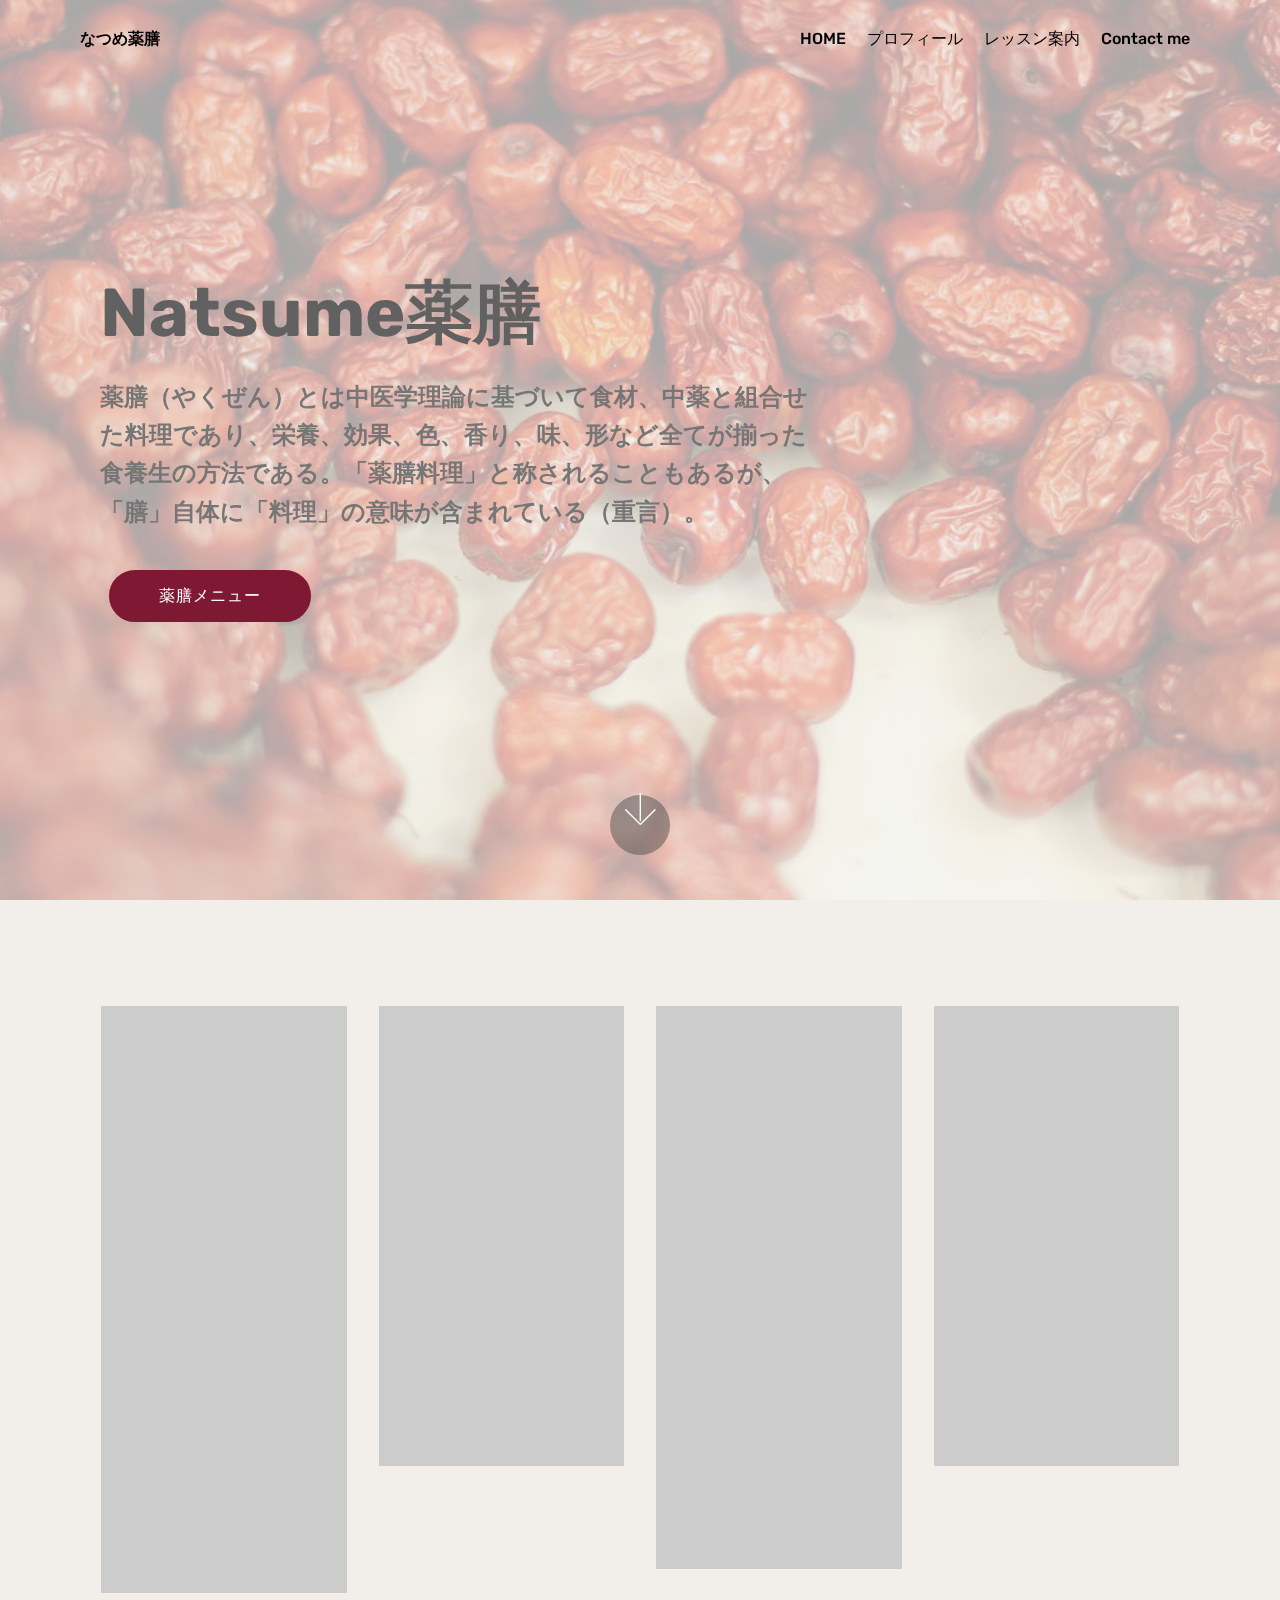
<file: index.html>
<!DOCTYPE html>
<html >
<head>
  <!-- Site made with Mobirise Website Builder v4.9.3, https://mobirise.com -->
  <meta charset="UTF-8">
  <meta http-equiv="X-UA-Compatible" content="IE=edge">
  <meta name="generator" content="Mobirise v4.9.3, mobirise.com">
  <meta name="viewport" content="width=device-width, initial-scale=1, minimum-scale=1">
  <link rel="shortcut icon" href="assets/images/mbr-338x184.jpg" type="image/x-icon">
  <meta name="description" content="">
  <title>Home</title>
  <link rel="stylesheet" href="assets/web/assets/mobirise-icons/mobirise-icons.css">
  <link rel="stylesheet" href="assets/tether/tether.min.css">
  <link rel="stylesheet" href="assets/bootstrap/css/bootstrap.min.css">
  <link rel="stylesheet" href="assets/bootstrap/css/bootstrap-grid.min.css">
  <link rel="stylesheet" href="assets/bootstrap/css/bootstrap-reboot.min.css">
  <link rel="stylesheet" href="assets/socicon/css/styles.css">
  <link rel="stylesheet" href="assets/animatecss/animate.min.css">
  <link rel="stylesheet" href="assets/dropdown/css/style.css">
  <link rel="stylesheet" href="assets/theme/css/style.css">
  <link rel="stylesheet" href="assets/mobirise/css/mbr-additional.css" type="text/css">
  
  
  
</head>
<body>
  <section class="menu cid-r4hnoHYpU2" once="menu" id="menu2-0">

    

    <nav class="navbar navbar-expand beta-menu navbar-dropdown align-items-center navbar-fixed-top navbar-toggleable-sm bg-color transparent">
        <button class="navbar-toggler navbar-toggler-right" type="button" data-toggle="collapse" data-target="#navbarSupportedContent" aria-controls="navbarSupportedContent" aria-expanded="false" aria-label="Toggle navigation">
            <div class="hamburger">
                <span></span>
                <span></span>
                <span></span>
                <span></span>
            </div>
        </button>
        <div class="menu-logo">
            <div class="navbar-brand">
                
                <span class="navbar-caption-wrap"><a class="navbar-caption text-black display-4" href="index.html">なつめ薬膳</a></span>
            </div>
        </div>
        <div class="collapse navbar-collapse" id="navbarSupportedContent">
            <ul class="navbar-nav nav-dropdown nav-right" data-app-modern-menu="true"><li class="nav-item">
                    <a class="nav-link link text-black display-4" href="index.html">
                        HOME</a>
                </li>
                <li class="nav-item">
                    <a class="nav-link link text-black display-4" href="index.html#testimonials3-10">プロフィール</a>
                </li><li class="nav-item"><a class="nav-link link text-black display-4" href="index.html">レッスン案内</a></li><li class="nav-item"><a class="nav-link link text-black display-4" href="mailto:yakuzenyuriko@gmail.com">Contact me</a></li></ul>
            
        </div>
    </nav>
</section>

<section class="engine"><a href="https://mobirise.info/g">build a site</a></section><section class="header9 cid-r4hoMzWfxQ mbr-fullscreen mbr-parallax-background" id="header9-1">

    

    <div class="mbr-overlay" style="opacity: 0.7; background-color: rgb(239, 239, 239);">
    </div>

    <div class="container">
        <div class="media-container-column mbr-white col-md-8">
            <h1 class="mbr-section-title align-left mbr-bold pb-3 mbr-fonts-style display-1">Natsume薬膳</h1>
            
            <p class="mbr-text align-left pb-3 mbr-fonts-style display-5"><strong>
                薬膳（やくぜん）とは中医学理論に基づいて食材、中薬と組合せた料理であり、栄養、効果、色、香り、味、形など全てが揃った食養生の方法である。「薬膳料理」と称されることもあるが、「膳」自体に「料理」の意味が含まれている（重言）。
            </strong></p>
            <div class="mbr-section-btn align-left"><a class="btn btn-md btn-primary display-4" href="index.html">薬膳メニュー</a></div>
        </div>
    </div>

    <div class="mbr-arrow hidden-sm-down" aria-hidden="true">
        <a href="#next">
            <i class="mbri-down mbr-iconfont"></i>
        </a>
    </div>
</section>

<section class="features3 cid-rikJuDZlK1" id="features3-y">

    

    
    <div class="container">
        <div class="media-container-row">
            <div class="card p-3 col-12 col-md-6 col-lg-3">
                <div class="card-wrapper">
                    <div class="card-img">
                        <img src="assets/images/winter-apple-3053104-1280-492x326.jpg" alt="Mobirise" title="">
                    </div>
                    <div class="card-box">
                        <h4 class="card-title mbr-fonts-style display-2">
                            冬</h4>
                        <p class="mbr-text mbr-fonts-style display-7">「ふゆ」は、四季の一つであり、一年の中で最も寒い期間・季節を指す。秋と春にはさまれた季節。二十四節気や旧暦のように、一年中で最も太陽の高度が低く夜が長い期間を指すこともある。
                        </p>
                    </div>
                    <div class="mbr-section-btn text-center"><a href="index.html" class="btn btn-primary display-4">
                            冬の料理</a></div>
                </div>
            </div>

            <div class="card p-3 col-12 col-md-6 col-lg-3">
                <div class="card-wrapper">
                    <div class="card-img">
                        <img src="assets/images/spring-cherry-tree-1225186-1280-492x328.jpg" alt="Mobirise" title="">
                    </div>
                    <div class="card-box">
                        <h4 class="card-title mbr-fonts-style display-2">
                            春</h4>
                        <p class="mbr-text mbr-fonts-style display-7">「はる」は、四季の1つ。冬の次、夏の前である。
                        </p>
                    </div>
                    <div class="mbr-section-btn text-center"><a href="index.html" class="btn btn-primary display-4">春の食事</a></div>
                </div>
            </div>

            <div class="card p-3 col-12 col-md-6 col-lg-3">
                <div class="card-wrapper">
                    <div class="card-img">
                        <img src="assets/images/summer-beach-84533-1280-492x328.jpg" alt="Mobirise" title="">
                    </div>
                    <div class="card-box">
                        <h4 class="card-title mbr-fonts-style display-2">
                            夏</h4>
                        <p class="mbr-text mbr-fonts-style display-7">「なつ」は、四季のひとつで、春と秋にはさまれた季節。天文学的には夏至から秋分まで。太陽暦では6月から8月を指し、陰暦では4月から6月となる。
                        </p>
                    </div>
                    <div class="mbr-section-btn text-center"><a href="index.html" class="btn btn-primary display-4">
                            夏の一皿</a></div>
                </div>
            </div>

            <div class="card p-3 col-12 col-md-6 col-lg-3">
                <div class="card-wrapper">
                    <div class="card-img">
                        <img src="assets/images/autumn-3763897-1280-492x328.jpg" alt="Mobirise" title="">
                    </div>
                    <div class="card-box">
                        <h4 class="card-title mbr-fonts-style display-2">
                            秋</h4>
                        <p class="mbr-text mbr-fonts-style display-7">「あき」は、四季の1つであり夏の後、冬の前に位置する。
                        </p>
                    </div>
                    <div class="mbr-section-btn text-center"><a href="index.html" class="btn btn-primary display-4">秋の膳</a></div>
                </div>
            </div>
        </div>
    </div>
</section>

<section class="testimonials3 cid-rileX2t4C0" id="testimonials3-10">

    

    

    <div class="container">
        <div class="media-container-row">
            <div class="media-content px-3 align-self-center mbr-white py-2">
                <p class="mbr-text testimonial-text mbr-fonts-style display-7">
                   。。。</p>
                <p class="mbr-author-name pt-4 mb-2 mbr-fonts-style display-7">
                   。。。</p>
                <p class="mbr-author-desc mbr-fonts-style display-7">．．．</p>
            </div>

            <div class="mbr-figure pl-lg-5" style="width: 145%;">
              <img src="assets/images/animal-sqirrel17819-960-720-960x640.jpg" alt="" title="">
            </div>
        </div>
    </div>
</section>

<section once="" class="cid-ril7E1ElfJ" id="footer7-z">

    

    

    <div class="container">
        <div class="media-container-row align-center mbr-white">
            <div class="row row-links">
                <ul class="foot-menu">
                    
                    
                    
                    
                    
                <li class="foot-menu-item mbr-fonts-style display-7"><a href="index.html#testimonials3-10" class="text-white"><strong>
                        About me</strong></a></li><li class="foot-menu-item mbr-fonts-style display-7"><a href="index.html#features3-y" class="text-white"><strong>
                        Services
                    </strong></a></li><li class="foot-menu-item mbr-fonts-style display-7"><a href="mailto:yakuzenyuriko@gmail.com" class="text-white"><strong>Contact me</strong></a></li></ul>
            </div>
            
            <div class="row row-copirayt">
                <p class="mbr-text mb-0 mbr-fonts-style mbr-white align-center display-7">
                    © Copyright 2019</p>
            </div>
        </div>
    </div>
</section>


  <script src="assets/web/assets/jquery/jquery.min.js"></script>
  <script src="assets/popper/popper.min.js"></script>
  <script src="assets/tether/tether.min.js"></script>
  <script src="assets/bootstrap/js/bootstrap.min.js"></script>
  <script src="assets/smoothscroll/smooth-scroll.js"></script>
  <script src="assets/touchswipe/jquery.touch-swipe.min.js"></script>
  <script src="assets/viewportchecker/jquery.viewportchecker.js"></script>
  <script src="assets/parallax/jarallax.min.js"></script>
  <script src="assets/dropdown/js/script.min.js"></script>
  <script src="assets/theme/js/script.js"></script>
  
  
  <input name="animation" type="hidden">
  </body>
</html>
</file>
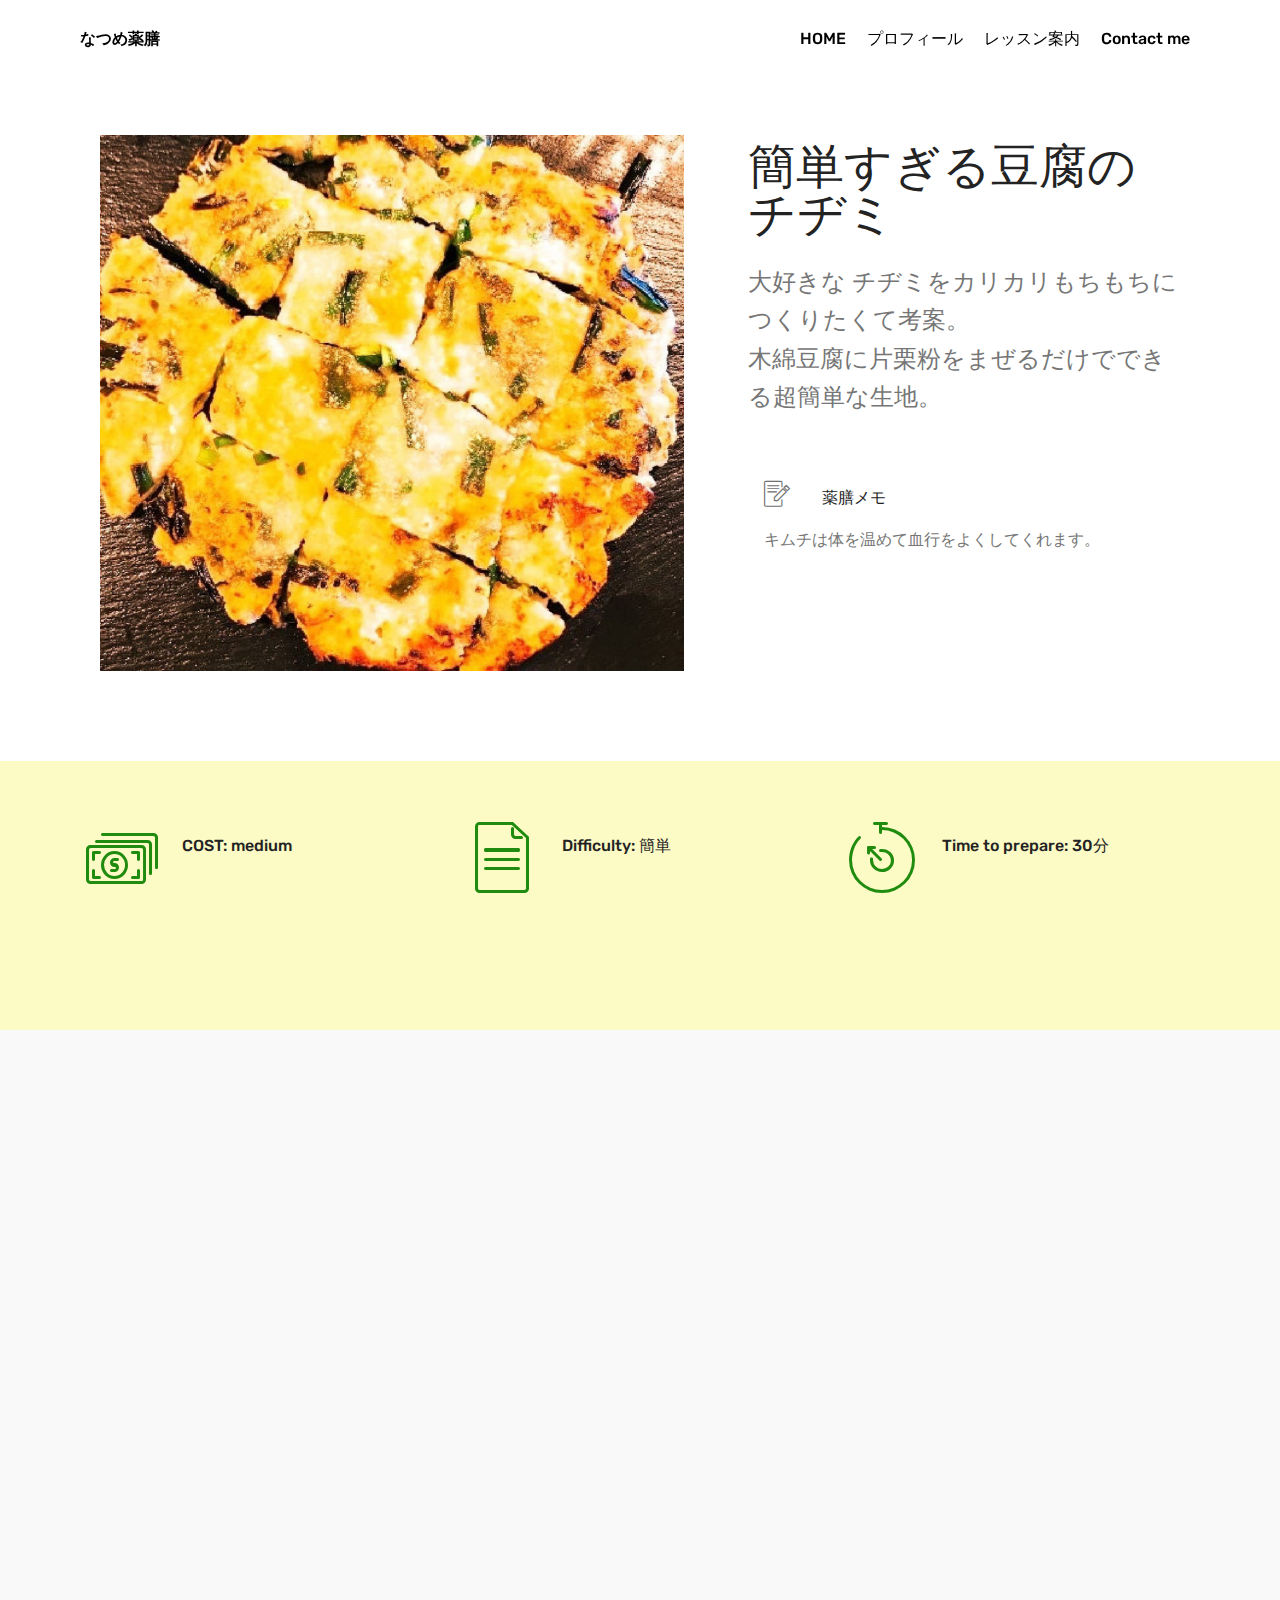
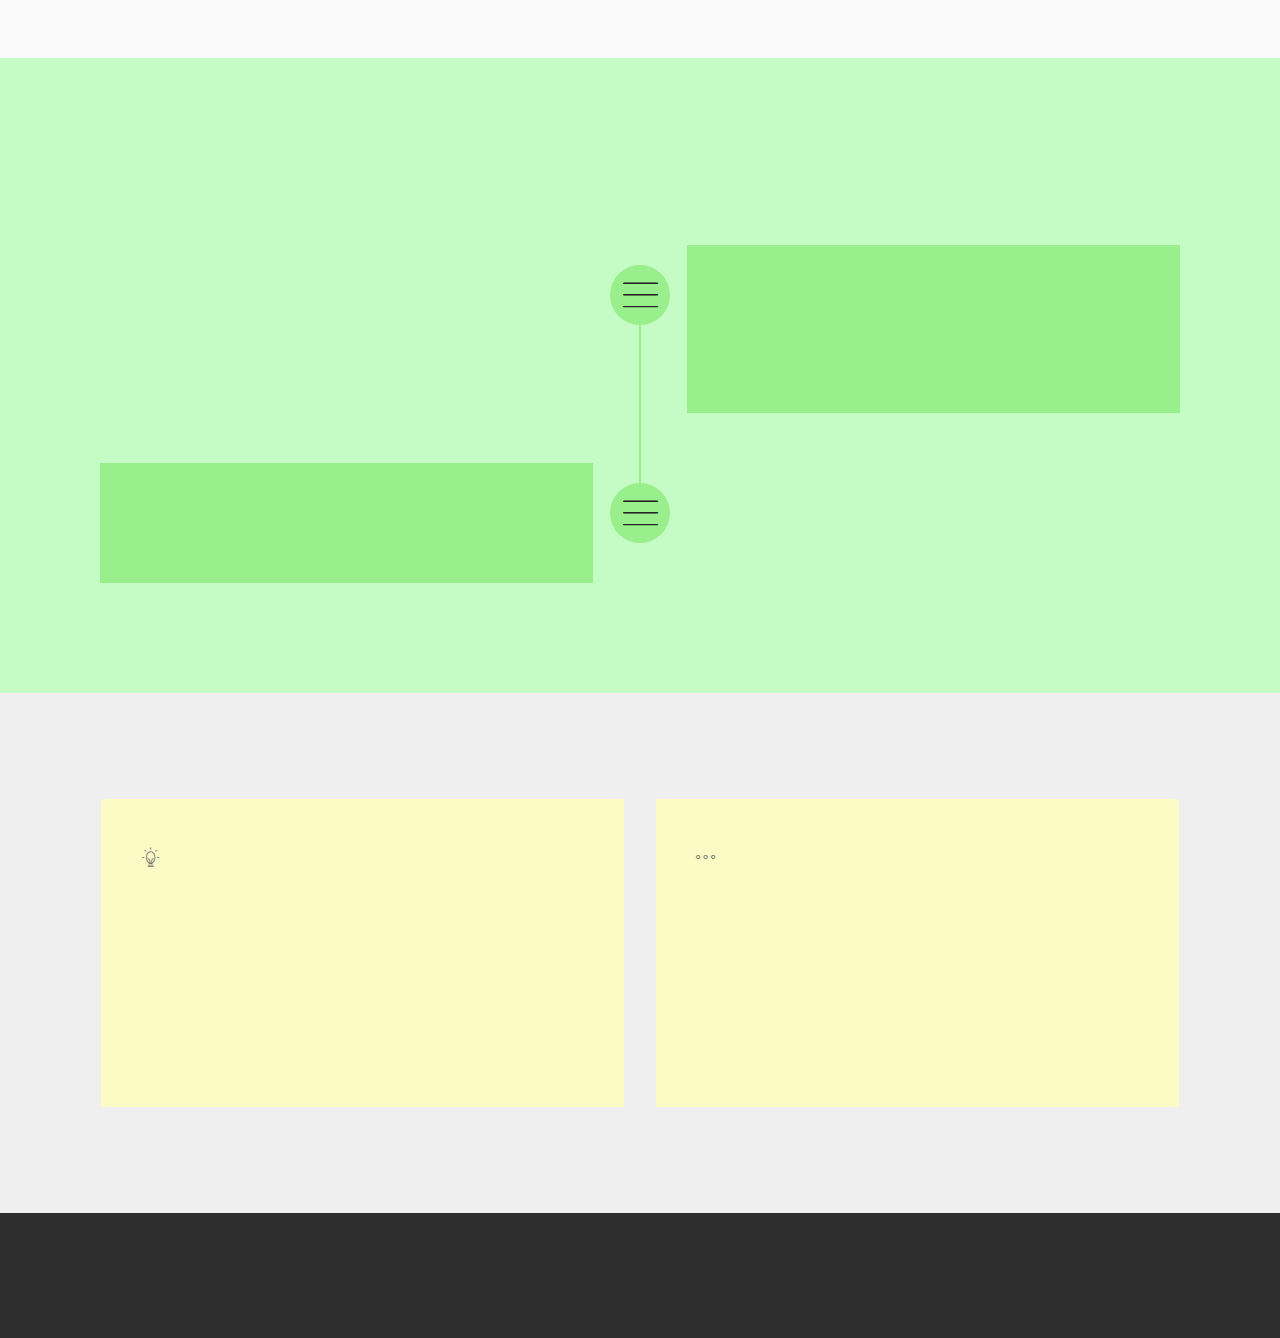
<file: rec_chijimi.html>
<!DOCTYPE html>
<html >
<head>
  <!-- Site made with Mobirise Website Builder v4.9.3, https://mobirise.com -->
  <meta charset="UTF-8">
  <meta http-equiv="X-UA-Compatible" content="IE=edge">
  <meta name="generator" content="Mobirise v4.9.3, mobirise.com">
  <meta name="viewport" content="width=device-width, initial-scale=1, minimum-scale=1">
  <link rel="shortcut icon" href="assets/images/mbr-338x184.jpg" type="image/x-icon">
  <meta name="description" content="Website Builder Description">
  <title>薬膳 簡単すぎる豆腐のチヂミ</title>
  <link rel="stylesheet" href="assets/web/assets/mobirise-icons/mobirise-icons.css">
  <link rel="stylesheet" href="assets/tether/tether.min.css">
  <link rel="stylesheet" href="assets/bootstrap/css/bootstrap.min.css">
  <link rel="stylesheet" href="assets/bootstrap/css/bootstrap-grid.min.css">
  <link rel="stylesheet" href="assets/bootstrap/css/bootstrap-reboot.min.css">
  <link rel="stylesheet" href="assets/socicon/css/styles.css">
  <link rel="stylesheet" href="assets/animatecss/animate.min.css">
  <link rel="stylesheet" href="assets/datatables/data-tables.bootstrap4.min.css">
  <link rel="stylesheet" href="assets/dropdown/css/style.css">
  <link rel="stylesheet" href="assets/theme/css/style.css">
  <link rel="stylesheet" href="assets/mobirise/css/mbr-additional.css" type="text/css">
  
  
  
</head>
<body>
  <section class="menu cid-r4hnoHYpU2" once="menu" id="menu2-4">

    

    <nav class="navbar navbar-expand beta-menu navbar-dropdown align-items-center navbar-fixed-top navbar-toggleable-sm bg-color transparent">
        <button class="navbar-toggler navbar-toggler-right" type="button" data-toggle="collapse" data-target="#navbarSupportedContent" aria-controls="navbarSupportedContent" aria-expanded="false" aria-label="Toggle navigation">
            <div class="hamburger">
                <span></span>
                <span></span>
                <span></span>
                <span></span>
            </div>
        </button>
        <div class="menu-logo">
            <div class="navbar-brand">
                
                <span class="navbar-caption-wrap"><a class="navbar-caption text-black display-4" href="index.html">なつめ薬膳</a></span>
            </div>
        </div>
        <div class="collapse navbar-collapse" id="navbarSupportedContent">
            <ul class="navbar-nav nav-dropdown nav-right" data-app-modern-menu="true"><li class="nav-item">
                    <a class="nav-link link text-black display-4" href="index.html">
                        HOME</a>
                </li>
                <li class="nav-item">
                    <a class="nav-link link text-black display-4" href="index.html#testimonials3-10">プロフィール</a>
                </li><li class="nav-item"><a class="nav-link link text-black display-4" href="index.html">レッスン案内</a></li><li class="nav-item"><a class="nav-link link text-black display-4" href="mailto:yakuzenyuriko@gmail.com">Contact me</a></li></ul>
            
        </div>
    </nav>
</section>

<section class="engine"><a href="https://mobirise.info/d">free website maker</a></section><section class="features11 cid-r4hHc5uGoG" id="features11-l">

    

    

    <div class="container">   
        <div class="col-md-12">
            <div class="media-container-row">
                <div class="mbr-figure" style="width: 60%;">
                    <img src="assets/images/f1035173fd8a2034e0d3dbaa7b99c99a-952x873.jpg" alt="Mobirise" title="">
                </div>
                <div class=" align-left aside-content">
                    <h2 class="mbr-title pt-2 mbr-fonts-style display-2">
                        簡単すぎる豆腐のチヂミ</h2>
                    <div class="mbr-section-text">
                        <p class="mbr-text mb-5 pt-3 mbr-light mbr-fonts-style display-5">大好きな チヂミをカリカリもちもちにつくりたくて考案。 
<br>木綿豆腐に片栗粉をまぜるだけでできる超簡単な生地。</p>
                    </div>

                    <div class="block-content">
                        <div class="card p-3 pr-3">
                            <div class="media">
                                <div class=" align-self-center card-img pb-3">
                                    <span class="mbr-iconfont mbri-edit" style="font-size: 26px;"></span>
                                </div>     
                                <div class="media-body">
                                    <h4 class="card-title mbr-fonts-style display-7">薬膳メモ</h4>
                                </div>
                            </div>                

                            <div class="card-box">
                                <p class="block-text mbr-fonts-style display-7">キムチは体を温めて血行をよくしてくれます。</p>
                            </div>
                        </div>

                        
                    </div>
                </div>
            </div>
        </div> 
    </div>          
</section>

<section class="features9 cid-r4hyFdbWsB" id="features9-a">

    

    
    <div class="container">
        <div class="row justify-content-center">
            <div class="card p-3 col-12 col-md-6 col-lg-4">
                <div class="media-container-row">
                    <div class="card-img pr-2">
                        <span class="mbr-iconfont mbri-cash" style="color: rgb(32, 140, 15); fill: rgb(32, 140, 15);"></span>
                    </div>
                    <div class="card-box">
                        <h4 class="card-title py-3 mbr-fonts-style display-7">
                            COST: medium</h4>
                        <p class="mbr-text mbr-fonts-style display-7">
                           Beginner level recipe. Minimum skills and equipment required.<br></p>
                    </div>
                </div>
            </div>

            <div class="card p-3 col-12 col-md-6 col-lg-4">
                <div class="media-container-row">
                    <div class="card-img pr-2">
                        <span class="mbr-iconfont mbri-file" style="color: rgb(32, 140, 15); fill: rgb(32, 140, 15);"></span>
                    </div>
                    <div class="card-box">
                        <h4 class="card-title py-3 mbr-fonts-style display-7">
                            Difficulty: 簡単</h4>
                        <p class="mbr-text mbr-fonts-style display-7">
                           All sites you make with Mobirise are mobile-friendly. You don't have to create a special mobile version of your site.
                        </p>
                    </div>
                </div>
            </div>

            <div class="card p-3 col-12 col-md-6 col-lg-4">
                <div class="media-container-row">
                    <div class="card-img pr-2">
                        <span class="mbr-iconfont mbri-timer" style="color: rgb(32, 140, 15); fill: rgb(32, 140, 15);"></span>
                    </div>
                    <div class="card-box">
                        <h4 class="card-title py-3 mbr-fonts-style display-7">Time to prepare: 30分</h4>
                        <p class="mbr-text mbr-fonts-style display-7">
                           Mobirise offers many site blocks in several themes, and though these blocks are pre-made, they are flexible.
                        </p>
                    </div>
                </div>
            </div>

            
        </div>
    </div>
</section>

<section class="section-table cid-r4hE1OePyw" id="table1-i">

  
  
  <div class="container container-table">
      
      
      <div class="table-wrapper">
        <div class="container">
          
        </div>

        <div class="container scroll">
          <table class="table" cellspacing="0">
            <thead>
              <tr class="table-heads ">
                  
                  
                  
                  
              <th class="head-item mbr-fonts-style display-7">
                      材料</th><th class="head-item mbr-fonts-style display-7"><span style="font-weight: normal;">
                      Amount</span></th></tr>
            </thead>

            <tbody>
              
              
              
              
            <tr> 
                
                
                
                
              <td class="body-item mbr-fonts-style display-7">木綿豆腐</td><td class="body-item mbr-fonts-style display-7">一丁 300g</td></tr><tr>
                
                
                
                
              <td class="body-item mbr-fonts-style display-7">片栗粉</td><td class="body-item mbr-fonts-style display-7">150g</td></tr><tr>
                
                
                
                
              <td class="body-item mbr-fonts-style display-7">ニラ</td><td class="body-item mbr-fonts-style display-7">2たば</td></tr><tr>
                
                
                
                
              <td class="body-item mbr-fonts-style display-7">ニラ</td><td class="body-item mbr-fonts-style display-7">2たば</td></tr><tr>
                
                
                
                
              <td class="body-item mbr-fonts-style display-7">ニラ</td><td class="body-item mbr-fonts-style display-7">2たば</td></tr><tr>
                
                
                
                
              <td class="body-item mbr-fonts-style display-7">ニラ</td><td class="body-item mbr-fonts-style display-7">2たば</td></tr><tr>
                
                
                
                
              <td class="body-item mbr-fonts-style display-7">ニラ</td><td class="body-item mbr-fonts-style display-7">2たば</td></tr><tr>
                
                
                
                
              <td class="body-item mbr-fonts-style display-7">ニラ</td><td class="body-item mbr-fonts-style display-7">2たば</td></tr></tbody>
          </table>
        </div>
        <div class="container table-info-container">
          
        </div>
      </div>
    </div>
</section>

<section class="timeline2 cid-r4hAjJRmtH" id="timeline2-b">

    

    

    <div class="container align-center">
        <h2 class="mbr-section-title pb-3 mbr-fonts-style display-2">作り方</h2>
        

        <div class="container timelines-container" mbri-timelines="">
            <div class="row timeline-element reverse separline">      
                <span class="iconsBackground">
                    <span class="mbr-iconfont mbri-menu"></span>
                </span>          
                <div class="col-xs-12 col-md-6 align-left">
                    <div class="timeline-text-content">
                        <h4 class="mbr-timeline-title pb-3 mbr-fonts-style display-7">ボールに食べやすく切ったニラと いかげそと木綿豆腐と片栗粉と薬膳出しをいれてよく混ぜる。</h4>
                        <p class="mbr-timeline-text mbr-fonts-style display-7">ボールに食べやすく切ったニラと いかげそと木綿豆腐と片栗粉と薬膳出しをいれてよく混ぜる。</p>
                     </div>
                </div>
            </div>

            <div class="row timeline-element ">
                <span class="iconsBackground">
                    <span class="mbr-iconfont mbri-menu"></span>
                </span>
                <div class="col-xs-12 col-md-6 align-left ">
                    <div class="timeline-text-content">
                        <h4 class="mbr-timeline-title pb-3 mbr-fonts-style display-7">
                            ゴマ油をたっぷりしいたフライパンで①をお玉にひとつ分を広げて焼く。</h4>
                        <p class="mbr-timeline-text mbr-fonts-style display-7"></p>
                    </div>
                </div>
            </div> 

            

            

            

            

            

            

            

            

            

            
        </div>
    </div>
</section>

<section class="features6 cid-r4hGld0Rg4" id="features6-k">
    
    

    
    <div class="container">
        <div class="media-container-row">

            <div class="card p-3 col-12 col-md-6">
                <div class="card-img pb-3">
                    <span class="mbr-iconfont mbri-idea" style="font-size: 20px;"></span>
                </div>
                <div class="card-box">
                    <h4 class="card-title py-3 mbr-fonts-style display-5"><strong>
                        コツ・ポイント
                    </strong></h4>
                    <p class="mbr-text mbr-fonts-style display-7">
                       木綿豆腐を使います。水きりしなくてもOK。焼き肉色がつくまでひっくりかえさない。ゴマ油多目にしてカリカリになるまでよく焼く。<br><br>
                    </p>
                </div>
            </div>

            <div class="card p-3 col-12 col-md-6">
                <div class="card-img pb-3">
                    <span class="mbr-iconfont mbri-more-horizontal" style="font-size: 20px;"></span>
                </div>
                <div class="card-box">
                    <h4 class="card-title py-3 mbr-fonts-style display-5"><strong>
                        このレシピの生い立ち
                    </strong></h4>
                    <p class="mbr-text mbr-fonts-style display-7">豆腐は潤い食材。ビールのつまみにもこどものおやつにも最適。カリカリに焼くのでお弁当のおかずにもなります。豆板醤+酢+醤油+ゴマ油 などつけだれをつけるとさらに美味しい。</p>
                </div>
            </div>

            

            

        </div>

    </div>

</section>

<section once="" class="cid-r4lb2YLVHQ" id="footer7-v">

    

    

    <div class="container">
        <div class="media-container-row align-center mbr-white">
            <div class="row row-links">
                <ul class="foot-menu">
                    
                    
                    
                    
                    
                <li class="foot-menu-item mbr-fonts-style display-7"><a href="index.html#testimonials3-10" class="text-white"><strong>
                        About me</strong></a></li><li class="foot-menu-item mbr-fonts-style display-7"><a href="index.html#features3-y" class="text-white"><strong>
                        Services
                    </strong></a></li><li class="foot-menu-item mbr-fonts-style display-7"><a href="mailto:yakuzenyuriko@gmail.com" class="text-white"><strong>Contact me</strong></a></li></ul>
            </div>
            
            <div class="row row-copirayt">
                <p class="mbr-text mb-0 mbr-fonts-style mbr-white align-center display-7">
                    © Copyright 2019</p>
            </div>
        </div>
    </div>
</section>


  <script src="assets/web/assets/jquery/jquery.min.js"></script>
  <script src="assets/popper/popper.min.js"></script>
  <script src="assets/tether/tether.min.js"></script>
  <script src="assets/bootstrap/js/bootstrap.min.js"></script>
  <script src="assets/smoothscroll/smooth-scroll.js"></script>
  <script src="assets/touchswipe/jquery.touch-swipe.min.js"></script>
  <script src="assets/viewportchecker/jquery.viewportchecker.js"></script>
  <script src="assets/datatables/jquery.data-tables.min.js"></script>
  <script src="assets/datatables/data-tables.bootstrap4.min.js"></script>
  <script src="assets/dropdown/js/script.min.js"></script>
  <script src="assets/theme/js/script.js"></script>
  
  
  <input name="animation" type="hidden">
  </body>
</html>
</file>
<file: assets/web/assets/mobirise-icons/mobirise-icons.css>
@font-face {
  font-family: 'MobiriseIcons';
  src:  url('mobirise-icons.eot?spat4u');
  src:  url('mobirise-icons.eot?spat4u#iefix') format('embedded-opentype'),
    url('mobirise-icons.ttf?spat4u') format('truetype'),
    url('mobirise-icons.woff?spat4u') format('woff'),
    url('mobirise-icons.svg?spat4u#MobiriseIcons') format('svg');
  font-weight: normal;
  font-style: normal;
}

[class^="mbri-"], [class*=" mbri-"] {
  /* use !important to prevent issues with browser extensions that change fonts */
  font-family: MobiriseIcons !important;
  speak: none;
  font-style: normal;
  font-weight: normal;
  font-variant: normal;
  text-transform: none;
  line-height: 1;

  /* Better Font Rendering =========== */
  -webkit-font-smoothing: antialiased;
  -moz-osx-font-smoothing: grayscale;
}

.mbri-add-submenu:before {
  content: "\e900";
}
.mbri-alert:before {
  content: "\e901";
}
.mbri-align-center:before {
  content: "\e902";
}
.mbri-align-justify:before {
  content: "\e903";
}
.mbri-align-left:before {
  content: "\e904";
}
.mbri-align-right:before {
  content: "\e905";
}
.mbri-android:before {
  content: "\e906";
}
.mbri-apple:before {
  content: "\e907";
}
.mbri-arrow-down:before {
  content: "\e908";
}
.mbri-arrow-next:before {
  content: "\e909";
}
.mbri-arrow-prev:before {
  content: "\e90a";
}
.mbri-arrow-up:before {
  content: "\e90b";
}
.mbri-bold:before {
  content: "\e90c";
}
.mbri-bookmark:before {
  content: "\e90d";
}
.mbri-bootstrap:before {
  content: "\e90e";
}
.mbri-briefcase:before {
  content: "\e90f";
}
.mbri-browse:before {
  content: "\e910";
}
.mbri-bulleted-list:before {
  content: "\e911";
}
.mbri-calendar:before {
  content: "\e912";
}
.mbri-camera:before {
  content: "\e913";
}
.mbri-cart-add:before {
  content: "\e914";
}
.mbri-cart-full:before {
  content: "\e915";
}
.mbri-cash:before {
  content: "\e916";
}
.mbri-change-style:before {
  content: "\e917";
}
.mbri-chat:before {
  content: "\e918";
}
.mbri-clock:before {
  content: "\e919";
}
.mbri-close:before {
  content: "\e91a";
}
.mbri-cloud:before {
  content: "\e91b";
}
.mbri-code:before {
  content: "\e91c";
}
.mbri-contact-form:before {
  content: "\e91d";
}
.mbri-credit-card:before {
  content: "\e91e";
}
.mbri-cursor-click:before {
  content: "\e91f";
}
.mbri-cust-feedback:before {
  content: "\e920";
}
.mbri-database:before {
  content: "\e921";
}
.mbri-delivery:before {
  content: "\e922";
}
.mbri-desktop:before {
  content: "\e923";
}
.mbri-devices:before {
  content: "\e924";
}
.mbri-down:before {
  content: "\e925";
}
.mbri-download:before {
  content: "\e989";
}
.mbri-drag-n-drop:before {
  content: "\e927";
}
.mbri-drag-n-drop2:before {
  content: "\e928";
}
.mbri-edit:before {
  content: "\e929";
}
.mbri-edit2:before {
  content: "\e92a";
}
.mbri-error:before {
  content: "\e92b";
}
.mbri-extension:before {
  content: "\e92c";
}
.mbri-features:before {
  content: "\e92d";
}
.mbri-file:before {
  content: "\e92e";
}
.mbri-flag:before {
  content: "\e92f";
}
.mbri-folder:before {
  content: "\e930";
}
.mbri-gift:before {
  content: "\e931";
}
.mbri-github:before {
  content: "\e932";
}
.mbri-globe:before {
  content: "\e933";
}
.mbri-globe-2:before {
  content: "\e934";
}
.mbri-growing-chart:before {
  content: "\e935";
}
.mbri-hearth:before {
  content: "\e936";
}
.mbri-help:before {
  content: "\e937";
}
.mbri-home:before {
  content: "\e938";
}
.mbri-hot-cup:before {
  content: "\e939";
}
.mbri-idea:before {
  content: "\e93a";
}
.mbri-image-gallery:before {
  content: "\e93b";
}
.mbri-image-slider:before {
  content: "\e93c";
}
.mbri-info:before {
  content: "\e93d";
}
.mbri-italic:before {
  content: "\e93e";
}
.mbri-key:before {
  content: "\e93f";
}
.mbri-laptop:before {
  content: "\e940";
}
.mbri-layers:before {
  content: "\e941";
}
.mbri-left-right:before {
  content: "\e942";
}
.mbri-left:before {
  content: "\e943";
}
.mbri-letter:before {
  content: "\e944";
}
.mbri-like:before {
  content: "\e945";
}
.mbri-link:before {
  content: "\e946";
}
.mbri-lock:before {
  content: "\e947";
}
.mbri-login:before {
  content: "\e948";
}
.mbri-logout:before {
  content: "\e949";
}
.mbri-magic-stick:before {
  content: "\e94a";
}
.mbri-map-pin:before {
  content: "\e94b";
}
.mbri-menu:before {
  content: "\e94c";
}
.mbri-mobile:before {
  content: "\e94d";
}
.mbri-mobile2:before {
  content: "\e94e";
}
.mbri-mobirise:before {
  content: "\e94f";
}
.mbri-more-horizontal:before {
  content: "\e950";
}
.mbri-more-vertical:before {
  content: "\e951";
}
.mbri-music:before {
  content: "\e952";
}
.mbri-new-file:before {
  content: "\e953";
}
.mbri-numbered-list:before {
  content: "\e954";
}
.mbri-opened-folder:before {
  content: "\e955";
}
.mbri-pages:before {
  content: "\e956";
}
.mbri-paper-plane:before {
  content: "\e957";
}
.mbri-paperclip:before {
  content: "\e958";
}
.mbri-photo:before {
  content: "\e959";
}
.mbri-photos:before {
  content: "\e95a";
}
.mbri-pin:before {
  content: "\e95b";
}
.mbri-play:before {
  content: "\e95c";
}
.mbri-plus:before {
  content: "\e95d";
}
.mbri-preview:before {
  content: "\e95e";
}
.mbri-print:before {
  content: "\e95f";
}
.mbri-protect:before {
  content: "\e960";
}
.mbri-question:before {
  content: "\e961";
}
.mbri-quote-left:before {
  content: "\e962";
}
.mbri-quote-right:before {
  content: "\e963";
}
.mbri-refresh:before {
  content: "\e964";
}
.mbri-responsive:before {
  content: "\e965";
}
.mbri-right:before {
  content: "\e966";
}
.mbri-rocket:before {
  content: "\e967";
}
.mbri-sad-face:before {
  content: "\e968";
}
.mbri-sale:before {
  content: "\e969";
}
.mbri-save:before {
  content: "\e96a";
}
.mbri-search:before {
  content: "\e96b";
}
.mbri-setting:before {
  content: "\e96c";
}
.mbri-setting2:before {
  content: "\e96d";
}
.mbri-setting3:before {
  content: "\e96e";
}
.mbri-share:before {
  content: "\e96f";
}
.mbri-shopping-bag:before {
  content: "\e970";
}
.mbri-shopping-basket:before {
  content: "\e971";
}
.mbri-shopping-cart:before {
  content: "\e972";
}
.mbri-sites:before {
  content: "\e973";
}
.mbri-smile-face:before {
  content: "\e974";
}
.mbri-speed:before {
  content: "\e975";
}
.mbri-star:before {
  content: "\e976";
}
.mbri-success:before {
  content: "\e977";
}
.mbri-sun:before {
  content: "\e978";
}
.mbri-sun2:before {
  content: "\e979";
}
.mbri-tablet:before {
  content: "\e97a";
}
.mbri-tablet-vertical:before {
  content: "\e97b";
}
.mbri-target:before {
  content: "\e97c";
}
.mbri-timer:before {
  content: "\e97d";
}
.mbri-to-ftp:before {
  content: "\e97e";
}
.mbri-to-local-drive:before {
  content: "\e97f";
}
.mbri-touch-swipe:before {
  content: "\e980";
}
.mbri-touch:before {
  content: "\e981";
}
.mbri-trash:before {
  content: "\e982";
}
.mbri-underline:before {
  content: "\e983";
}
.mbri-unlink:before {
  content: "\e984";
}
.mbri-unlock:before {
  content: "\e985";
}
.mbri-up-down:before {
  content: "\e986";
}
.mbri-up:before {
  content: "\e987";
}
.mbri-update:before {
  content: "\e988";
}
.mbri-upload:before {
 content: "\e926"; 
}
.mbri-user:before {
  content: "\e98a";
}
.mbri-user2:before {
  content: "\e98b";
}
.mbri-users:before {
  content: "\e98c";
}
.mbri-video:before {
  content: "\e98d";
}
.mbri-video-play:before {
  content: "\e98e";
}
.mbri-watch:before {
  content: "\e98f";
}
.mbri-website-theme:before {
  content: "\e990";
}
.mbri-wifi:before {
  content: "\e991";
}
.mbri-windows:before {
  content: "\e992";
}
.mbri-zoom-out:before {
  content: "\e993";
}
.mbri-redo:before {
  content: "\e994";
}
.mbri-undo:before {
  content: "\e995";
}
</file>
<file: assets/socicon/css/styles.css>
@charset "UTF-8";

@font-face {
  font-family: "socicon";
  src:url("../fonts/socicon.eot");
  src:url("../fonts/socicon.eot?#iefix") format("embedded-opentype"),
    url("../fonts/socicon.woff") format("woff"),
    url("../fonts/socicon.ttf") format("truetype"),
    url("../fonts/socicon.svg#socicon") format("svg");
  font-weight: normal;
  font-style: normal;

}

[data-icon]:before {
  font-family: "socicon" !important;
  content: attr(data-icon);
  font-style: normal !important;
  font-weight: normal !important;
  font-variant: normal !important;
  text-transform: none !important;
  speak: none;
  line-height: 1;
  -webkit-font-smoothing: antialiased;
  -moz-osx-font-smoothing: grayscale;
}

[class^="socicon-"]:before,
[class*=" socicon-"]:before {
  font-family: "socicon" !important;
  font-style: normal !important;
  font-weight: normal !important;
  font-variant: normal !important;
  text-transform: none !important;
  speak: none;
  line-height: 1;
  -webkit-font-smoothing: antialiased;
  -moz-osx-font-smoothing: grayscale;
}

.socicon-modelmayhem:before {
  content: "\e000";
}
.socicon-mixcloud:before {
  content: "\e001";
}
.socicon-drupal:before {
  content: "\e002";
}
.socicon-swarm:before {
  content: "\e003";
}
.socicon-istock:before {
  content: "\e004";
}
.socicon-yammer:before {
  content: "\e005";
}
.socicon-ello:before {
  content: "\e006";
}
.socicon-stackoverflow:before {
  content: "\e007";
}
.socicon-persona:before {
  content: "\e008";
}
.socicon-triplej:before {
  content: "\e009";
}
.socicon-houzz:before {
  content: "\e00a";
}
.socicon-rss:before {
  content: "\e00b";
}
.socicon-paypal:before {
  content: "\e00c";
}
.socicon-odnoklassniki:before {
  content: "\e00d";
}
.socicon-airbnb:before {
  content: "\e00e";
}
.socicon-periscope:before {
  content: "\e00f";
}
.socicon-outlook:before {
  content: "\e010";
}
.socicon-coderwall:before {
  content: "\e011";
}
.socicon-tripadvisor:before {
  content: "\e012";
}
.socicon-appnet:before {
  content: "\e013";
}
.socicon-goodreads:before {
  content: "\e014";
}
.socicon-tripit:before {
  content: "\e015";
}
.socicon-lanyrd:before {
  content: "\e016";
}
.socicon-slideshare:before {
  content: "\e017";
}
.socicon-buffer:before {
  content: "\e018";
}
.socicon-disqus:before {
  content: "\e019";
}
.socicon-vkontakte:before {
  content: "\e01a";
}
.socicon-whatsapp:before {
  content: "\e01b";
}
.socicon-patreon:before {
  content: "\e01c";
}
.socicon-storehouse:before {
  content: "\e01d";
}
.socicon-pocket:before {
  content: "\e01e";
}
.socicon-mail:before {
  content: "\e01f";
}
.socicon-blogger:before {
  content: "\e020";
}
.socicon-technorati:before {
  content: "\e021";
}
.socicon-reddit:before {
  content: "\e022";
}
.socicon-dribbble:before {
  content: "\e023";
}
.socicon-stumbleupon:before {
  content: "\e024";
}
.socicon-digg:before {
  content: "\e025";
}
.socicon-envato:before {
  content: "\e026";
}
.socicon-behance:before {
  content: "\e027";
}
.socicon-delicious:before {
  content: "\e028";
}
.socicon-deviantart:before {
  content: "\e029";
}
.socicon-forrst:before {
  content: "\e02a";
}
.socicon-play:before {
  content: "\e02b";
}
.socicon-zerply:before {
  content: "\e02c";
}
.socicon-wikipedia:before {
  content: "\e02d";
}
.socicon-apple:before {
  content: "\e02e";
}
.socicon-flattr:before {
  content: "\e02f";
}
.socicon-github:before {
  content: "\e030";
}
.socicon-renren:before {
  content: "\e031";
}
.socicon-friendfeed:before {
  content: "\e032";
}
.socicon-newsvine:before {
  content: "\e033";
}
.socicon-identica:before {
  content: "\e034";
}
.socicon-bebo:before {
  content: "\e035";
}
.socicon-zynga:before {
  content: "\e036";
}
.socicon-steam:before {
  content: "\e037";
}
.socicon-xbox:before {
  content: "\e038";
}
.socicon-windows:before {
  content: "\e039";
}
.socicon-qq:before {
  content: "\e03a";
}
.socicon-douban:before {
  content: "\e03b";
}
.socicon-meetup:before {
  content: "\e03c";
}
.socicon-playstation:before {
  content: "\e03d";
}
.socicon-android:before {
  content: "\e03e";
}
.socicon-snapchat:before {
  content: "\e03f";
}
.socicon-twitter:before {
  content: "\e040";
}
.socicon-facebook:before {
  content: "\e041";
}
.socicon-googleplus:before {
  content: "\e042";
}
.socicon-pinterest:before {
  content: "\e043";
}
.socicon-foursquare:before {
  content: "\e044";
}
.socicon-yahoo:before {
  content: "\e045";
}
.socicon-skype:before {
  content: "\e046";
}
.socicon-yelp:before {
  content: "\e047";
}
.socicon-feedburner:before {
  content: "\e048";
}
.socicon-linkedin:before {
  content: "\e049";
}
.socicon-viadeo:before {
  content: "\e04a";
}
.socicon-xing:before {
  content: "\e04b";
}
.socicon-myspace:before {
  content: "\e04c";
}
.socicon-soundcloud:before {
  content: "\e04d";
}
.socicon-spotify:before {
  content: "\e04e";
}
.socicon-grooveshark:before {
  content: "\e04f";
}
.socicon-lastfm:before {
  content: "\e050";
}
.socicon-youtube:before {
  content: "\e051";
}
.socicon-vimeo:before {
  content: "\e052";
}
.socicon-dailymotion:before {
  content: "\e053";
}
.socicon-vine:before {
  content: "\e054";
}
.socicon-flickr:before {
  content: "\e055";
}
.socicon-500px:before {
  content: "\e056";
}
.socicon-wordpress:before {
  content: "\e058";
}
.socicon-tumblr:before {
  content: "\e059";
}
.socicon-twitch:before {
  content: "\e05a";
}
.socicon-8tracks:before {
  content: "\e05b";
}
.socicon-amazon:before {
  content: "\e05c";
}
.socicon-icq:before {
  content: "\e05d";
}
.socicon-smugmug:before {
  content: "\e05e";
}
.socicon-ravelry:before {
  content: "\e05f";
}
.socicon-weibo:before {
  content: "\e060";
}
.socicon-baidu:before {
  content: "\e061";
}
.socicon-angellist:before {
  content: "\e062";
}
.socicon-ebay:before {
  content: "\e063";
}
.socicon-imdb:before {
  content: "\e064";
}
.socicon-stayfriends:before {
  content: "\e065";
}
.socicon-residentadvisor:before {
  content: "\e066";
}
.socicon-google:before {
  content: "\e067";
}
.socicon-yandex:before {
  content: "\e068";
}
.socicon-sharethis:before {
  content: "\e069";
}
.socicon-bandcamp:before {
  content: "\e06a";
}
.socicon-itunes:before {
  content: "\e06b";
}
.socicon-deezer:before {
  content: "\e06c";
}
.socicon-telegram:before {
  content: "\e06e";
}
.socicon-openid:before {
  content: "\e06f";
}
.socicon-amplement:before {
  content: "\e070";
}
.socicon-viber:before {
  content: "\e071";
}
.socicon-zomato:before {
  content: "\e072";
}
.socicon-draugiem:before {
  content: "\e074";
}
.socicon-endomodo:before {
  content: "\e075";
}
.socicon-filmweb:before {
  content: "\e076";
}
.socicon-stackexchange:before {
  content: "\e077";
}
.socicon-wykop:before {
  content: "\e078";
}
.socicon-teamspeak:before {
  content: "\e079";
}
.socicon-teamviewer:before {
  content: "\e07a";
}
.socicon-ventrilo:before {
  content: "\e07b";
}
.socicon-younow:before {
  content: "\e07c";
}
.socicon-raidcall:before {
  content: "\e07d";
}
.socicon-mumble:before {
  content: "\e07e";
}
.socicon-medium:before {
  content: "\e06d";
}
.socicon-bebee:before {
  content: "\e07f";
}
.socicon-hitbox:before {
  content: "\e080";
}
.socicon-reverbnation:before {
  content: "\e081";
}
.socicon-formulr:before {
  content: "\e082";
}
.socicon-instagram:before {
  content: "\e057";
}
.socicon-battlenet:before {
  content: "\e083";
}
.socicon-chrome:before {
  content: "\e084";
}
.socicon-discord:before {
  content: "\e086";
}
.socicon-issuu:before {
  content: "\e087";
}
.socicon-macos:before {
  content: "\e088";
}
.socicon-firefox:before {
  content: "\e089";
}
.socicon-opera:before {
  content: "\e08d";
}
.socicon-keybase:before {
  content: "\e090";
}
.socicon-alliance:before {
  content: "\e091";
}
.socicon-livejournal:before {
  content: "\e092";
}
.socicon-googlephotos:before {
  content: "\e093";
}
.socicon-horde:before {
  content: "\e094";
}
.socicon-etsy:before {
  content: "\e095";
}
.socicon-zapier:before {
  content: "\e096";
}
.socicon-google-scholar:before {
  content: "\e097";
}
.socicon-researchgate:before {
  content: "\e098";
}
.socicon-wechat:before {
  content: "\e099";
}
.socicon-strava:before {
  content: "\e09a";
}
.socicon-line:before {
  content: "\e09b";
}
.socicon-lyft:before {
  content: "\e09c";
}
.socicon-uber:before {
  content: "\e09d";
}
.socicon-songkick:before {
  content: "\e09e";
}
.socicon-viewbug:before {
  content: "\e09f";
}
.socicon-googlegroups:before {
  content: "\e0a0";
}
.socicon-quora:before {
  content: "\e073";
}
.socicon-diablo:before {
  content: "\e085";
}
.socicon-blizzard:before {
  content: "\e0a1";
}
.socicon-hearthstone:before {
  content: "\e08b";
}
.socicon-heroes:before {
  content: "\e08a";
}
.socicon-overwatch:before {
  content: "\e08c";
}
.socicon-warcraft:before {
  content: "\e08e";
}
.socicon-starcraft:before {
  content: "\e08f";
}
.socicon-beam:before {
  content: "\e0a2";
}
.socicon-curse:before {
  content: "\e0a3";
}
.socicon-player:before {
  content: "\e0a4";
}
.socicon-streamjar:before {
  content: "\e0a5";
}
.socicon-nintendo:before {
  content: "\e0a6";
}
.socicon-hellocoton:before {
  content: "\e0a7";
}
</file>
<file: assets/dropdown/css/style.css>
.navbar-dropdown {
  left: 0;
  padding: 0;
  position: absolute;
  right: 0;
  top: 0;
  transition: all 0.45s ease;
  z-index: 1030;
  background: #282828; }
  .navbar-dropdown .navbar-logo {
    margin-right: 0.8rem;
    transition: margin 0.3s ease-in-out;
    vertical-align: middle; }
    .navbar-dropdown .navbar-logo img {
      height: 3.125rem;
      transition: all 0.3s ease-in-out; }
    .navbar-dropdown .navbar-logo.mbr-iconfont {
      font-size: 3.125rem;
      line-height: 3.125rem; }
  .navbar-dropdown .navbar-caption {
    font-weight: 700;
    white-space: normal;
    vertical-align: -4px;
    line-height: 3.125rem !important; }
    .navbar-dropdown .navbar-caption, .navbar-dropdown .navbar-caption:hover {
      color: inherit;
      text-decoration: none; }
  .navbar-dropdown .mbr-iconfont + .navbar-caption {
    vertical-align: -1px; }
  .navbar-dropdown.navbar-fixed-top {
    position: fixed; }
  .navbar-dropdown .navbar-brand span {
    vertical-align: -4px; }
  .navbar-dropdown.bg-color.transparent {
    background: none; }
  .navbar-dropdown.navbar-short .navbar-brand {
    padding: 0.625rem 0; }
    .navbar-dropdown.navbar-short .navbar-brand span {
      vertical-align: -1px; }
  .navbar-dropdown.navbar-short .navbar-caption {
    line-height: 2.375rem !important;
    vertical-align: -2px; }
  .navbar-dropdown.navbar-short .navbar-logo {
    margin-right: 0.5rem; }
    .navbar-dropdown.navbar-short .navbar-logo img {
      height: 2.375rem; }
    .navbar-dropdown.navbar-short .navbar-logo.mbr-iconfont {
      font-size: 2.375rem;
      line-height: 2.375rem; }
  .navbar-dropdown.navbar-short .mbr-table-cell {
    height: 3.625rem; }
  .navbar-dropdown .navbar-close {
    left: 0.6875rem;
    position: fixed;
    top: 0.75rem;
    z-index: 1000; }
  .navbar-dropdown .hamburger-icon {
    content: "";
    display: inline-block;
    vertical-align: middle;
    width: 16px;
    -webkit-box-shadow: 0 -6px 0 1px #282828,0 0 0 1px #282828,0 6px 0 1px #282828;
    -moz-box-shadow: 0 -6px 0 1px #282828,0 0 0 1px #282828,0 6px 0 1px #282828;
    box-shadow: 0 -6px 0 1px #282828,0 0 0 1px #282828,0 6px 0 1px #282828; }

.dropdown-menu .dropdown-toggle[data-toggle="dropdown-submenu"]::after {
  border-bottom: 0.35em solid transparent;
  border-left: 0.35em solid;
  border-right: 0;
  border-top: 0.35em solid transparent;
  margin-left: 0.3rem; }

.dropdown-menu .dropdown-item:focus {
  outline: 0; }

.nav-dropdown {
  font-size: 0.75rem;
  font-weight: 500;
  height: auto !important; }
  .nav-dropdown .nav-btn {
    padding-left: 1rem; }
  .nav-dropdown .link {
    margin: .667em 1.667em;
    font-weight: 500;
    padding: 0;
    transition: color .2s ease-in-out; }
    .nav-dropdown .link.dropdown-toggle {
      margin-right: 2.583em; }
      .nav-dropdown .link.dropdown-toggle::after {
        margin-left: .25rem;
        border-top: 0.35em solid;
        border-right: 0.35em solid transparent;
        border-left: 0.35em solid transparent;
        border-bottom: 0; }
      .nav-dropdown .link.dropdown-toggle[aria-expanded="true"] {
        margin: 0;
        padding: 0.667em 3.263em  0.667em 1.667em; }
  .nav-dropdown .link::after,
  .nav-dropdown .dropdown-item::after {
    color: inherit; }
  .nav-dropdown .btn {
    font-size: 0.75rem;
    font-weight: 700;
    letter-spacing: 0;
    margin-bottom: 0;
    padding-left: 1.25rem;
    padding-right: 1.25rem; }
  .nav-dropdown .dropdown-menu {
    border-radius: 0;
    border: 0;
    left: 0;
    margin: 0;
    padding-bottom: 1.25rem;
    padding-top: 1.25rem;
    position: relative; }
  .nav-dropdown .dropdown-submenu {
    margin-left: 0.125rem;
    top: 0; }
  .nav-dropdown .dropdown-item {
    font-weight: 500;
    line-height: 2;
    padding: 0.3846em 4.615em 0.3846em 1.5385em;
    position: relative;
    transition: color .2s ease-in-out, background-color .2s ease-in-out; }
    .nav-dropdown .dropdown-item::after {
      margin-top: -0.3077em;
      position: absolute;
      right: 1.1538em;
      top: 50%; }
    .nav-dropdown .dropdown-item:focus, .nav-dropdown .dropdown-item:hover {
      background: none; }

@media (max-width: 767px) {
  .nav-dropdown.navbar-toggleable-sm {
    bottom: 0;
    display: none;
    left: 0;
    overflow-x: hidden;
    position: fixed;
    top: 0;
    transform: translateX(-100%);
    -ms-transform: translateX(-100%);
    -webkit-transform: translateX(-100%);
    width: 18.75rem;
    z-index: 999; } }
.nav-dropdown.navbar-toggleable-xl {
  bottom: 0;
  display: none;
  left: 0;
  overflow-x: hidden;
  position: fixed;
  top: 0;
  transform: translateX(-100%);
  -ms-transform: translateX(-100%);
  -webkit-transform: translateX(-100%);
  width: 18.75rem;
  z-index: 999; }

.nav-dropdown-sm {
  display: block !important;
  overflow-x: hidden;
  overflow: auto;
  padding-top: 3.875rem; }
  .nav-dropdown-sm::after {
    content: "";
    display: block;
    height: 3rem;
    width: 100%; }
  .nav-dropdown-sm.collapse.in ~ .navbar-close {
    display: block !important; }
  .nav-dropdown-sm.collapsing, .nav-dropdown-sm.collapse.in {
    transform: translateX(0);
    -ms-transform: translateX(0);
    -webkit-transform: translateX(0);
    transition: all 0.25s ease-out;
    -webkit-transition: all 0.25s ease-out;
    background: #282828; }
  .nav-dropdown-sm.collapsing[aria-expanded="false"] {
    transform: translateX(-100%);
    -ms-transform: translateX(-100%);
    -webkit-transform: translateX(-100%); }
  .nav-dropdown-sm .nav-item {
    display: block;
    margin-left: 0 !important;
    padding-left: 0; }
  .nav-dropdown-sm .link,
  .nav-dropdown-sm .dropdown-item {
    border-top: 1px dotted rgba(255, 255, 255, 0.1);
    font-size: 0.8125rem;
    line-height: 1.6;
    margin: 0 !important;
    padding: 0.875rem 2.4rem 0.875rem 1.5625rem !important;
    position: relative;
    white-space: normal; }
    .nav-dropdown-sm .link:focus, .nav-dropdown-sm .link:hover,
    .nav-dropdown-sm .dropdown-item:focus,
    .nav-dropdown-sm .dropdown-item:hover {
      background: rgba(0, 0, 0, 0.2) !important;
      color: #c0a375; }
  .nav-dropdown-sm .nav-btn {
    position: relative;
    padding: 1.5625rem 1.5625rem 0 1.5625rem; }
    .nav-dropdown-sm .nav-btn::before {
      border-top: 1px dotted rgba(255, 255, 255, 0.1);
      content: "";
      left: 0;
      position: absolute;
      top: 0;
      width: 100%; }
    .nav-dropdown-sm .nav-btn + .nav-btn {
      padding-top: 0.625rem; }
      .nav-dropdown-sm .nav-btn + .nav-btn::before {
        display: none; }
  .nav-dropdown-sm .btn {
    padding: 0.625rem 0; }
  .nav-dropdown-sm .dropdown-toggle[data-toggle="dropdown-submenu"]::after {
    margin-left: .25rem;
    border-top: 0.35em solid;
    border-right: 0.35em solid transparent;
    border-left: 0.35em solid transparent;
    border-bottom: 0; }
  .nav-dropdown-sm .dropdown-toggle[data-toggle="dropdown-submenu"][aria-expanded="true"]::after {
    border-top: 0;
    border-right: 0.35em solid transparent;
    border-left: 0.35em solid transparent;
    border-bottom: 0.35em solid; }
  .nav-dropdown-sm .dropdown-menu {
    margin: 0;
    padding: 0;
    position: relative;
    top: 0;
    left: 0;
    width: 100%;
    border: 0;
    float: none;
    border-radius: 0;
    background: none; }
  .nav-dropdown-sm .dropdown-submenu {
    left: 100%;
    margin-left: 0.125rem;
    margin-top: -1.25rem;
    top: 0; }

.navbar-toggleable-sm .nav-dropdown .dropdown-menu {
  position: absolute; }

.navbar-toggleable-sm .nav-dropdown .dropdown-submenu {
  left: 100%;
  margin-left: 0.125rem;
  margin-top: -1.25rem;
  top: 0; }

.navbar-toggleable-sm.opened .nav-dropdown .dropdown-menu {
  position: relative; }

.navbar-toggleable-sm.opened .nav-dropdown .dropdown-submenu {
  left: 0;
  margin-left: 00rem;
  margin-top: 0rem;
  top: 0; }

.is-builder .nav-dropdown.collapsing {
  transition: none !important; }

/*# sourceMappingURL=style.css.map */
</file>
<file: assets/theme/css/style.css>
/*!
 * Mobirise v4 theme (https://mobirise.com/)
 * Copyright 2017 Mobirise
 */
section {
  background-color: #eeeeee; }

section,
.container,
.container-fluid {
  position: relative;
  word-wrap: break-word; }

a.mbr-iconfont:hover {
  text-decoration: none; }

.article .lead p, .article .lead ul, .article .lead ol, .article .lead pre, .article .lead blockquote {
  margin-bottom: 0; }

a {
  font-style: normal;
  font-weight: 400;
  cursor: pointer; }
  a, a:hover {
    text-decoration: none; }

figure {
  margin-bottom: 0; }

body {
  color: #232323; }

h1, h2, h3, h4, h5, h6,
.h1, .h2, .h3, .h4, .h5, .h6,
.display-1, .display-2, .display-3, .display-4 {
  line-height: 1;
  word-break: break-word;
  word-wrap: break-word; }

b, strong {
  font-weight: bold; }

blockquote {
  padding: 10px 0 10px 20px;
  position: relative;
  border-left: 2px solid;
  border-color: #ff3366; }

input:-webkit-autofill, input:-webkit-autofill:hover, input:-webkit-autofill:focus, input:-webkit-autofill:active {
  transition-delay: 9999s;
  transition-property: background-color, color; }

textarea[type="hidden"] {
  display: none; }

body {
  position: relative; }

section {
  background-position: 50% 50%;
  background-repeat: no-repeat;
  background-size: cover; }
  section .mbr-background-video,
  section .mbr-background-video-preview {
    position: absolute;
    bottom: 0;
    left: 0;
    right: 0;
    top: 0; }

.hidden {
  visibility: hidden; }

.mbr-z-index20 {
  z-index: 20; }

/*! Base colors */
.mbr-white {
  color: #ffffff; }

.mbr-black {
  color: #000000; }

.mbr-bg-white {
  background-color: #ffffff; }

.mbr-bg-black {
  background-color: #000000; }

/*! Text-aligns */
.align-left {
  text-align: left; }

.align-center {
  text-align: center; }

.align-right {
  text-align: right; }

@media (max-width: 767px) {
  .align-left, .align-center, .align-right, .mbr-section-btn, .mbr-section-title {
    text-align: center; } }
/*! Font-weight  */
.mbr-light {
  font-weight: 300; }

.mbr-regular {
  font-weight: 400; }

.mbr-semibold {
  font-weight: 500; }

.mbr-bold {
  font-weight: 700; }

/*! Media  */
.media-size-item {
  -webkit-flex: 1 1 auto;
  -moz-flex: 1 1 auto;
  -ms-flex: 1 1 auto;
  -o-flex: 1 1 auto;
  flex: 1 1 auto; }

.media-content {
  -webkit-flex-basis: 100%;
  flex-basis: 100%; }

.media-container-row {
  display: -ms-flexbox;
  display: -webkit-flex;
  display: flex;
  -webkit-flex-direction: row;
  -ms-flex-direction: row;
  flex-direction: row;
  -webkit-flex-wrap: wrap;
  -ms-flex-wrap: wrap;
  flex-wrap: wrap;
  -webkit-justify-content: center;
  -ms-flex-pack: center;
  justify-content: center;
  -webkit-align-content: center;
  -ms-flex-line-pack: center;
  align-content: center;
  -webkit-align-items: start;
  -ms-flex-align: start;
  align-items: start; }
  .media-container-row .media-size-item {
    width: 400px; }

.media-container-column {
  display: -ms-flexbox;
  display: -webkit-flex;
  display: flex;
  -webkit-flex-direction: column;
  -ms-flex-direction: column;
  flex-direction: column;
  -webkit-flex-wrap: wrap;
  -ms-flex-wrap: wrap;
  flex-wrap: wrap;
  -webkit-justify-content: center;
  -ms-flex-pack: center;
  justify-content: center;
  -webkit-align-content: center;
  -ms-flex-line-pack: center;
  align-content: center;
  -webkit-align-items: stretch;
  -ms-flex-align: stretch;
  align-items: stretch; }
  .media-container-column > * {
    width: 100%; }

@media (min-width: 992px) {
  .media-container-row {
    -webkit-flex-wrap: nowrap;
    -ms-flex-wrap: nowrap;
    flex-wrap: nowrap; } }
figure {
  overflow: hidden; }

figure[mbr-media-size] {
  transition: width 0.1s; }

.mbr-figure img, .mbr-figure iframe {
  display: block;
  width: 100%; }

.card {
  background-color: transparent;
  border: none; }

.card-img {
  text-align: center;
  flex-shrink: 0;
  -webkit-flex-shrink: 0; }

.media {
  max-width: 100%;
  margin: 0 auto; }

.mbr-figure {
  -ms-flex-item-align: center;
  -ms-grid-row-align: center;
  -webkit-align-self: center;
  align-self: center; }

.media-container > div {
  max-width: 100%; }

.mbr-figure img, .card-img img {
  width: 100%; }

@media (max-width: 991px) {
  .media-size-item {
    width: auto !important; }

  .media {
    width: auto; }

  .mbr-figure {
    width: 100% !important; } }
/*! Buttons */
.mbr-section-btn {
  margin-left: -.25rem;
  margin-right: -.25rem;
  font-size: 0; }

nav .mbr-section-btn {
  margin-left: 0rem;
  margin-right: 0rem; }

/*! Btn icon margin */
.btn .mbr-iconfont, .btn.btn-sm .mbr-iconfont {
  cursor: pointer;
  margin-right: 0.5rem; }

.btn.btn-md .mbr-iconfont, .btn.btn-md .mbr-iconfont {
  margin-right: 0.8rem; }

.mbr-regular {
  font-weight: 400; }

.mbr-semibold {
  font-weight: 500; }

.mbr-bold {
  font-weight: 700; }

[type="submit"] {
  -webkit-appearance: none; }

/*! Full-screen */
.mbr-fullscreen .mbr-overlay {
  min-height: 100vh; }

.mbr-fullscreen {
  display: flex;
  display: -webkit-flex;
  display: -moz-flex;
  display: -ms-flex;
  display: -o-flex;
  align-items: center;
  -webkit-align-items: center;
  min-height: 100vh;
  padding-top: 3rem;
  padding-bottom: 3rem; }

/*! Map */
.map {
  height: 25rem;
  position: relative; }
  .map iframe {
    width: 100%;
    height: 100%; }

/* Form */
.form-asterisk {
  font-family: initial;
  position: absolute;
  top: -2px;
  font-weight: normal; }

/*! Scroll to top arrow */
.mbr-arrow-up {
  bottom: 25px;
  right: 90px;
  position: fixed;
  text-align: right;
  z-index: 5000;
  color: #ffffff;
  font-size: 32px;
  transform: rotate(180deg);
  -webkit-transform: rotate(180deg); }

.mbr-arrow-up a {
  background: rgba(0, 0, 0, 0.2);
  border-radius: 3px;
  color: #fff;
  display: inline-block;
  height: 60px;
  width: 60px;
  outline-style: none !important;
  position: relative;
  text-decoration: none;
  transition: all .3s ease-in-out;
  cursor: pointer;
  text-align: center; }
  .mbr-arrow-up a:hover {
    background-color: rgba(0, 0, 0, 0.4); }
  .mbr-arrow-up a i {
    line-height: 60px; }

.mbr-arrow-up-icon {
  display: block;
  color: #fff; }

.mbr-arrow-up-icon::before {
  content: "\203a";
  display: inline-block;
  font-family: serif;
  font-size: 32px;
  line-height: 1;
  font-style: normal;
  position: relative;
  top: 6px;
  left: -4px;
  -webkit-transform: rotate(-90deg);
  transform: rotate(-90deg); }

/*! Arrow Down */
.mbr-arrow {
  position: absolute;
  bottom: 45px;
  left: 50%;
  width: 60px;
  height: 60px;
  cursor: pointer;
  background-color: rgba(80, 80, 80, 0.5);
  border-radius: 50%;
  -webkit-transform: translateX(-50%);
  transform: translateX(-50%); }
  .mbr-arrow > a {
    display: inline-block;
    text-decoration: none;
    outline-style: none;
    -webkit-animation: arrowdown 1.7s ease-in-out infinite;
    animation: arrowdown 1.7s ease-in-out infinite; }
    .mbr-arrow > a > i {
      position: absolute;
      top: -2px;
      left: 15px;
      font-size: 2rem; }

@keyframes arrowdown {
  0% {
    transform: translateY(0px);
    -webkit-transform: translateY(0px); }
  50% {
    transform: translateY(-5px);
    -webkit-transform: translateY(-5px); }
  100% {
    transform: translateY(0px);
    -webkit-transform: translateY(0px); } }
@-webkit-keyframes arrowdown {
  0% {
    transform: translateY(0px);
    -webkit-transform: translateY(0px); }
  50% {
    transform: translateY(-5px);
    -webkit-transform: translateY(-5px); }
  100% {
    transform: translateY(0px);
    -webkit-transform: translateY(0px); } }
@media (max-width: 500px) {
  .mbr-arrow-up {
    left: 50%;
    right: auto;
    transform: translateX(-50%) rotate(180deg);
    -webkit-transform: translateX(-50%) rotate(180deg); } }
/*Gradients animation*/
@keyframes gradient-animation {
  from {
    background-position: 0% 100%;
    animation-timing-function: ease-in-out; }
  to {
    background-position: 100% 0%;
    animation-timing-function: ease-in-out; } }
@-webkit-keyframes gradient-animation {
  from {
    background-position: 0% 100%;
    animation-timing-function: ease-in-out; }
  to {
    background-position: 100% 0%;
    animation-timing-function: ease-in-out; } }
.bg-gradient {
  background-size: 200% 200%;
  animation: gradient-animation 5s infinite alternate;
  -webkit-animation: gradient-animation 5s infinite alternate; }

.menu .navbar-brand {
  display: -webkit-flex; }
  .menu .navbar-brand span {
    display: flex;
    display: -webkit-flex; }
  .menu .navbar-brand .navbar-caption-wrap {
    display: -webkit-flex; }
  .menu .navbar-brand .navbar-logo img {
    display: -webkit-flex; }
@media (min-width: 768px) and (max-width: 991px) {
  .menu .navbar-toggleable-sm .navbar-nav {
    display: -webkit-box;
    display: -webkit-flex;
    display: -ms-flexbox; } }
@media (min-width: 992px) {
  .menu .navbar-nav.nav-dropdown {
    display: -webkit-flex; }
  .menu .navbar-toggleable-sm .navbar-collapse {
    display: -webkit-flex !important; } }
@media (max-width: 767px) {
  .menu .navbar-collapse {
    overflow-y: auto;
    max-height: 80vh; }
  .menu .dropdown-menu {
    max-height: 60vh;
    overflow-y: auto; } }

.navbar {
  display: -webkit-flex;
  -webkit-flex-wrap: wrap;
  -webkit-align-items: center;
  -webkit-justify-content: space-between; }

.navbar-collapse {
  -webkit-flex-basis: 100%;
  -webkit-flex-grow: 1;
  -webkit-align-items: center; }

.nav-dropdown .link {
  padding: .667em 1.667em !important;
  margin: 0 !important; }

.nav {
  display: -webkit-flex;
  -webkit-flex-wrap: wrap; }

.row {
  display: -webkit-flex;
  -webkit-flex-wrap: wrap; }

.justify-content-center {
  -webkit-justify-content: center; }

.form-inline {
  display: -webkit-flex;
  -webkit-flex-flow: row wrap;
  -webkit-align-items: center; }

.card-wrapper {
  -webkit-flex: 1; }

.carousel-control {
  z-index: 10;
  display: -webkit-flex;
  -webkit-align-items: center;
  -webkit-justify-content: center; }

.carousel-controls {
  display: -webkit-flex; }

.media {
  display: -webkit-flex; }

/*# sourceMappingURL=style.css.map */
.engine {
	position: absolute;
	text-indent: -2400px;
	text-align: center;
	padding: 0;
	top: 0;
	left: -2400px;
}
</file>
<file: assets/mobirise/css/mbr-additional.css>
@import url(https://fonts.googleapis.com/css?family=Rubik:300,300i,400,400i,500,500i,700,700i,900,900i);





body {
  font-style: normal;
  line-height: 1.5;
}
.mbr-section-title {
  font-style: normal;
  line-height: 1.2;
}
.mbr-section-subtitle {
  line-height: 1.3;
}
.mbr-text {
  font-style: normal;
  line-height: 1.6;
}
.display-1 {
  font-family: 'Rubik', sans-serif;
  font-size: 4.25rem;
}
.display-1 > .mbr-iconfont {
  font-size: 6.8rem;
}
.display-2 {
  font-family: 'Rubik', sans-serif;
  font-size: 3rem;
}
.display-2 > .mbr-iconfont {
  font-size: 4.8rem;
}
.display-4 {
  font-family: 'Rubik', sans-serif;
  font-size: 1rem;
}
.display-4 > .mbr-iconfont {
  font-size: 1.6rem;
}
.display-5 {
  font-family: 'Rubik', sans-serif;
  font-size: 1.5rem;
}
.display-5 > .mbr-iconfont {
  font-size: 2.4rem;
}
.display-7 {
  font-family: 'Rubik', sans-serif;
  font-size: 1rem;
}
.display-7 > .mbr-iconfont {
  font-size: 1.6rem;
}
/* ---- Fluid typography for mobile devices ---- */
/* 1.4 - font scale ratio ( bootstrap == 1.42857 ) */
/* 100vw - current viewport width */
/* (48 - 20)  48 == 48rem == 768px, 20 == 20rem == 320px(minimal supported viewport) */
/* 0.65 - min scale variable, may vary */
@media (max-width: 768px) {
  .display-1 {
    font-size: 3.4rem;
    font-size: calc( 2.1374999999999997rem + (4.25 - 2.1374999999999997) * ((100vw - 20rem) / (48 - 20)));
    line-height: calc( 1.4 * (2.1374999999999997rem + (4.25 - 2.1374999999999997) * ((100vw - 20rem) / (48 - 20))));
  }
  .display-2 {
    font-size: 2.4rem;
    font-size: calc( 1.7rem + (3 - 1.7) * ((100vw - 20rem) / (48 - 20)));
    line-height: calc( 1.4 * (1.7rem + (3 - 1.7) * ((100vw - 20rem) / (48 - 20))));
  }
  .display-4 {
    font-size: 0.8rem;
    font-size: calc( 1rem + (1 - 1) * ((100vw - 20rem) / (48 - 20)));
    line-height: calc( 1.4 * (1rem + (1 - 1) * ((100vw - 20rem) / (48 - 20))));
  }
  .display-5 {
    font-size: 1.2rem;
    font-size: calc( 1.175rem + (1.5 - 1.175) * ((100vw - 20rem) / (48 - 20)));
    line-height: calc( 1.4 * (1.175rem + (1.5 - 1.175) * ((100vw - 20rem) / (48 - 20))));
  }
}
/* Buttons */
.btn {
  font-weight: 500;
  border-width: 2px;
  font-style: normal;
  letter-spacing: 1px;
  margin: .4rem .8rem;
  white-space: normal;
  -webkit-transition: all 0.3s ease-in-out;
  -moz-transition: all 0.3s ease-in-out;
  transition: all 0.3s ease-in-out;
  display: inline-flex;
  align-items: center;
  justify-content: center;
  word-break: break-word;
  -webkit-align-items: center;
  -webkit-justify-content: center;
  display: -webkit-inline-flex;
  padding: 1rem 3rem;
  border-radius: 3px;
}
.btn-sm {
  font-weight: 500;
  letter-spacing: 1px;
  -webkit-transition: all 0.3s ease-in-out;
  -moz-transition: all 0.3s ease-in-out;
  transition: all 0.3s ease-in-out;
  padding: 0.6rem 1.5rem;
  border-radius: 3px;
}
.btn-md {
  font-weight: 500;
  letter-spacing: 1px;
  margin: .4rem .8rem !important;
  -webkit-transition: all 0.3s ease-in-out;
  -moz-transition: all 0.3s ease-in-out;
  transition: all 0.3s ease-in-out;
  padding: 1rem 3rem;
  border-radius: 3px;
}
.btn-lg {
  font-weight: 500;
  letter-spacing: 1px;
  margin: .4rem .8rem !important;
  -webkit-transition: all 0.3s ease-in-out;
  -moz-transition: all 0.3s ease-in-out;
  transition: all 0.3s ease-in-out;
  padding: 1.2rem 3.2rem;
  border-radius: 3px;
}
.bg-primary {
  background-color: #7f1933 !important;
}
.bg-success {
  background-color: #f7ed4a !important;
}
.bg-info {
  background-color: #50ba3f !important;
}
.bg-warning {
  background-color: #879a9f !important;
}
.bg-danger {
  background-color: #b1a374 !important;
}
.btn-primary,
.btn-primary:active {
  background-color: #7f1933 !important;
  border-color: #7f1933 !important;
  color: #ffffff !important;
}
.btn-primary:hover,
.btn-primary:focus,
.btn-primary.focus,
.btn-primary.active {
  color: #ffffff !important;
  background-color: #3f0c19 !important;
  border-color: #3f0c19 !important;
}
.btn-primary.disabled,
.btn-primary:disabled {
  color: #ffffff !important;
  background-color: #3f0c19 !important;
  border-color: #3f0c19 !important;
}
.btn-secondary,
.btn-secondary:active {
  background-color: #ff3366 !important;
  border-color: #ff3366 !important;
  color: #ffffff !important;
}
.btn-secondary:hover,
.btn-secondary:focus,
.btn-secondary.focus,
.btn-secondary.active {
  color: #ffffff !important;
  background-color: #e50039 !important;
  border-color: #e50039 !important;
}
.btn-secondary.disabled,
.btn-secondary:disabled {
  color: #ffffff !important;
  background-color: #e50039 !important;
  border-color: #e50039 !important;
}
.btn-info,
.btn-info:active {
  background-color: #50ba3f !important;
  border-color: #50ba3f !important;
  color: #ffffff !important;
}
.btn-info:hover,
.btn-info:focus,
.btn-info.focus,
.btn-info.active {
  color: #ffffff !important;
  background-color: #37812c !important;
  border-color: #37812c !important;
}
.btn-info.disabled,
.btn-info:disabled {
  color: #ffffff !important;
  background-color: #37812c !important;
  border-color: #37812c !important;
}
.btn-success,
.btn-success:active {
  background-color: #f7ed4a !important;
  border-color: #f7ed4a !important;
  color: #3f3c03 !important;
}
.btn-success:hover,
.btn-success:focus,
.btn-success.focus,
.btn-success.active {
  color: #3f3c03 !important;
  background-color: #eadd0a !important;
  border-color: #eadd0a !important;
}
.btn-success.disabled,
.btn-success:disabled {
  color: #3f3c03 !important;
  background-color: #eadd0a !important;
  border-color: #eadd0a !important;
}
.btn-warning,
.btn-warning:active {
  background-color: #879a9f !important;
  border-color: #879a9f !important;
  color: #ffffff !important;
}
.btn-warning:hover,
.btn-warning:focus,
.btn-warning.focus,
.btn-warning.active {
  color: #ffffff !important;
  background-color: #617479 !important;
  border-color: #617479 !important;
}
.btn-warning.disabled,
.btn-warning:disabled {
  color: #ffffff !important;
  background-color: #617479 !important;
  border-color: #617479 !important;
}
.btn-danger,
.btn-danger:active {
  background-color: #b1a374 !important;
  border-color: #b1a374 !important;
  color: #ffffff !important;
}
.btn-danger:hover,
.btn-danger:focus,
.btn-danger.focus,
.btn-danger.active {
  color: #ffffff !important;
  background-color: #8b7d4e !important;
  border-color: #8b7d4e !important;
}
.btn-danger.disabled,
.btn-danger:disabled {
  color: #ffffff !important;
  background-color: #8b7d4e !important;
  border-color: #8b7d4e !important;
}
.btn-white {
  color: #333333 !important;
}
.btn-white,
.btn-white:active {
  background-color: #ffffff !important;
  border-color: #ffffff !important;
  color: #808080 !important;
}
.btn-white:hover,
.btn-white:focus,
.btn-white.focus,
.btn-white.active {
  color: #808080 !important;
  background-color: #d9d9d9 !important;
  border-color: #d9d9d9 !important;
}
.btn-white.disabled,
.btn-white:disabled {
  color: #808080 !important;
  background-color: #d9d9d9 !important;
  border-color: #d9d9d9 !important;
}
.btn-black,
.btn-black:active {
  background-color: #333333 !important;
  border-color: #333333 !important;
  color: #ffffff !important;
}
.btn-black:hover,
.btn-black:focus,
.btn-black.focus,
.btn-black.active {
  color: #ffffff !important;
  background-color: #0d0d0d !important;
  border-color: #0d0d0d !important;
}
.btn-black.disabled,
.btn-black:disabled {
  color: #ffffff !important;
  background-color: #0d0d0d !important;
  border-color: #0d0d0d !important;
}
.btn-primary-outline,
.btn-primary-outline:active {
  background: none;
  border-color: #2a0811;
  color: #2a0811;
}
.btn-primary-outline:hover,
.btn-primary-outline:focus,
.btn-primary-outline.focus,
.btn-primary-outline.active {
  color: #ffffff;
  background-color: #7f1933;
  border-color: #7f1933;
}
.btn-primary-outline.disabled,
.btn-primary-outline:disabled {
  color: #ffffff !important;
  background-color: #7f1933 !important;
  border-color: #7f1933 !important;
}
.btn-secondary-outline,
.btn-secondary-outline:active {
  background: none;
  border-color: #cc0033;
  color: #cc0033;
}
.btn-secondary-outline:hover,
.btn-secondary-outline:focus,
.btn-secondary-outline.focus,
.btn-secondary-outline.active {
  color: #ffffff;
  background-color: #ff3366;
  border-color: #ff3366;
}
.btn-secondary-outline.disabled,
.btn-secondary-outline:disabled {
  color: #ffffff !important;
  background-color: #ff3366 !important;
  border-color: #ff3366 !important;
}
.btn-info-outline,
.btn-info-outline:active {
  background: none;
  border-color: #2f6e25;
  color: #2f6e25;
}
.btn-info-outline:hover,
.btn-info-outline:focus,
.btn-info-outline.focus,
.btn-info-outline.active {
  color: #ffffff;
  background-color: #50ba3f;
  border-color: #50ba3f;
}
.btn-info-outline.disabled,
.btn-info-outline:disabled {
  color: #ffffff !important;
  background-color: #50ba3f !important;
  border-color: #50ba3f !important;
}
.btn-success-outline,
.btn-success-outline:active {
  background: none;
  border-color: #d2c609;
  color: #d2c609;
}
.btn-success-outline:hover,
.btn-success-outline:focus,
.btn-success-outline.focus,
.btn-success-outline.active {
  color: #3f3c03;
  background-color: #f7ed4a;
  border-color: #f7ed4a;
}
.btn-success-outline.disabled,
.btn-success-outline:disabled {
  color: #3f3c03 !important;
  background-color: #f7ed4a !important;
  border-color: #f7ed4a !important;
}
.btn-warning-outline,
.btn-warning-outline:active {
  background: none;
  border-color: #55666b;
  color: #55666b;
}
.btn-warning-outline:hover,
.btn-warning-outline:focus,
.btn-warning-outline.focus,
.btn-warning-outline.active {
  color: #ffffff;
  background-color: #879a9f;
  border-color: #879a9f;
}
.btn-warning-outline.disabled,
.btn-warning-outline:disabled {
  color: #ffffff !important;
  background-color: #879a9f !important;
  border-color: #879a9f !important;
}
.btn-danger-outline,
.btn-danger-outline:active {
  background: none;
  border-color: #7a6e45;
  color: #7a6e45;
}
.btn-danger-outline:hover,
.btn-danger-outline:focus,
.btn-danger-outline.focus,
.btn-danger-outline.active {
  color: #ffffff;
  background-color: #b1a374;
  border-color: #b1a374;
}
.btn-danger-outline.disabled,
.btn-danger-outline:disabled {
  color: #ffffff !important;
  background-color: #b1a374 !important;
  border-color: #b1a374 !important;
}
.btn-black-outline,
.btn-black-outline:active {
  background: none;
  border-color: #000000;
  color: #000000;
}
.btn-black-outline:hover,
.btn-black-outline:focus,
.btn-black-outline.focus,
.btn-black-outline.active {
  color: #ffffff;
  background-color: #333333;
  border-color: #333333;
}
.btn-black-outline.disabled,
.btn-black-outline:disabled {
  color: #ffffff !important;
  background-color: #333333 !important;
  border-color: #333333 !important;
}
.btn-white-outline,
.btn-white-outline:active,
.btn-white-outline.active {
  background: none;
  border-color: #ffffff;
  color: #ffffff;
}
.btn-white-outline:hover,
.btn-white-outline:focus,
.btn-white-outline.focus {
  color: #333333;
  background-color: #ffffff;
  border-color: #ffffff;
}
.text-primary {
  color: #7f1933 !important;
}
.text-secondary {
  color: #ff3366 !important;
}
.text-success {
  color: #f7ed4a !important;
}
.text-info {
  color: #50ba3f !important;
}
.text-warning {
  color: #879a9f !important;
}
.text-danger {
  color: #b1a374 !important;
}
.text-white {
  color: #ffffff !important;
}
.text-black {
  color: #000000 !important;
}
a.text-primary:hover,
a.text-primary:focus {
  color: #2a0811 !important;
}
a.text-secondary:hover,
a.text-secondary:focus {
  color: #cc0033 !important;
}
a.text-success:hover,
a.text-success:focus {
  color: #d2c609 !important;
}
a.text-info:hover,
a.text-info:focus {
  color: #2f6e25 !important;
}
a.text-warning:hover,
a.text-warning:focus {
  color: #55666b !important;
}
a.text-danger:hover,
a.text-danger:focus {
  color: #7a6e45 !important;
}
a.text-white:hover,
a.text-white:focus {
  color: #b3b3b3 !important;
}
a.text-black:hover,
a.text-black:focus {
  color: #4d4d4d !important;
}
.alert-success {
  background-color: #70c770;
}
.alert-info {
  background-color: #50ba3f;
}
.alert-warning {
  background-color: #879a9f;
}
.alert-danger {
  background-color: #b1a374;
}
.mbr-section-btn a.btn:not(.btn-form) {
  border-radius: 100px;
}
.mbr-section-btn a.btn:not(.btn-form):hover,
.mbr-section-btn a.btn:not(.btn-form):focus {
  box-shadow: none !important;
}
.mbr-section-btn a.btn:not(.btn-form):hover,
.mbr-section-btn a.btn:not(.btn-form):focus {
  box-shadow: 0 10px 40px 0 rgba(0, 0, 0, 0.2) !important;
  -webkit-box-shadow: 0 10px 40px 0 rgba(0, 0, 0, 0.2) !important;
}
.mbr-gallery-filter li a {
  border-radius: 100px !important;
}
.mbr-gallery-filter li.active .btn {
  background-color: #7f1933;
  border-color: #7f1933;
  color: #ffffff;
}
.mbr-gallery-filter li.active .btn:focus {
  box-shadow: none;
}
.nav-tabs .nav-link {
  border-radius: 100px !important;
}
.btn-form {
  border-radius: 0;
}
.btn-form:hover {
  cursor: pointer;
}
a,
a:hover {
  color: #7f1933;
}
.mbr-plan-header.bg-primary .mbr-plan-subtitle,
.mbr-plan-header.bg-primary .mbr-plan-price-desc {
  color: #d93e66;
}
.mbr-plan-header.bg-success .mbr-plan-subtitle,
.mbr-plan-header.bg-success .mbr-plan-price-desc {
  color: #ffffff;
}
.mbr-plan-header.bg-info .mbr-plan-subtitle,
.mbr-plan-header.bg-info .mbr-plan-price-desc {
  color: #a4dd9b;
}
.mbr-plan-header.bg-warning .mbr-plan-subtitle,
.mbr-plan-header.bg-warning .mbr-plan-price-desc {
  color: #ced6d8;
}
.mbr-plan-header.bg-danger .mbr-plan-subtitle,
.mbr-plan-header.bg-danger .mbr-plan-price-desc {
  color: #dfd9c6;
}
/* Scroll to top button*/
.scrollToTop_wraper {
  display: none;
}
#scrollToTop a i:before {
  content: '';
  position: absolute;
  height: 40%;
  top: 25%;
  background: #fff;
  width: 2px;
  left: calc(50% - 1px);
}
#scrollToTop a i:after {
  content: '';
  position: absolute;
  display: block;
  border-top: 2px solid #fff;
  border-right: 2px solid #fff;
  width: 40%;
  height: 40%;
  left: 30%;
  bottom: 30%;
  transform: rotate(135deg);
  -webkit-transform: rotate(135deg);
}
/* Others*/
.note-check a[data-value=Rubik] {
  font-style: normal;
}
.mbr-arrow a {
  color: #ffffff;
}
@media (max-width: 767px) {
  .mbr-arrow {
    display: none;
  }
}
.form-control-label {
  position: relative;
  cursor: pointer;
  margin-bottom: .357em;
  padding: 0;
}
.alert {
  color: #ffffff;
  border-radius: 0;
  border: 0;
  font-size: .875rem;
  line-height: 1.5;
  margin-bottom: 1.875rem;
  padding: 1.25rem;
  position: relative;
}
.alert.alert-form::after {
  background-color: inherit;
  bottom: -7px;
  content: "";
  display: block;
  height: 14px;
  left: 50%;
  margin-left: -7px;
  position: absolute;
  transform: rotate(45deg);
  width: 14px;
  -webkit-transform: rotate(45deg);
}
.form-control {
  background-color: #f5f5f5;
  box-shadow: none;
  color: #565656;
  font-family: 'Rubik', sans-serif;
  font-size: 1rem;
  line-height: 1.43;
  min-height: 3.5em;
  padding: 1.07em .5em;
}
.form-control > .mbr-iconfont {
  font-size: 1.6rem;
}
.form-control,
.form-control:focus {
  border: 1px solid #e8e8e8;
}
.form-active .form-control:invalid {
  border-color: red;
}
.mbr-overlay {
  background-color: #000;
  bottom: 0;
  left: 0;
  opacity: .5;
  position: absolute;
  right: 0;
  top: 0;
  z-index: 0;
  pointer-events: none;
}
blockquote {
  font-style: italic;
  padding: 10px 0 10px 20px;
  font-size: 1.09rem;
  position: relative;
  border-color: #7f1933;
  border-width: 3px;
}
ul,
ol,
pre,
blockquote {
  margin-bottom: 2.3125rem;
}
pre {
  background: #f4f4f4;
  padding: 10px 24px;
  white-space: pre-wrap;
}
.inactive {
  -webkit-user-select: none;
  -moz-user-select: none;
  -ms-user-select: none;
  user-select: none;
  pointer-events: none;
  -webkit-user-drag: none;
  user-drag: none;
}
.mbr-section__comments .row {
  justify-content: center;
  -webkit-justify-content: center;
}
/* Forms */
.mbr-form .btn {
  margin: .4rem 0;
}
.mbr-form .input-group-btn a.btn {
  border-radius: 100px !important;
}
.mbr-form .input-group-btn a.btn:hover {
  box-shadow: 0 10px 40px 0 rgba(0, 0, 0, 0.2);
}
.mbr-form .input-group-btn button[type="submit"] {
  border-radius: 100px !important;
  padding: 1rem 3rem;
}
.mbr-form .input-group-btn button[type="submit"]:hover {
  box-shadow: 0 10px 40px 0 rgba(0, 0, 0, 0.2);
}
.form2 .form-control {
  border-top-left-radius: 100px;
  border-bottom-left-radius: 100px;
}
.form2 .input-group-btn a.btn {
  border-top-left-radius: 0 !important;
  border-bottom-left-radius: 0 !important;
}
.form2 .input-group-btn button[type="submit"] {
  border-top-left-radius: 0 !important;
  border-bottom-left-radius: 0 !important;
}
.form3 input[type="email"] {
  border-radius: 100px !important;
}
@media (max-width: 349px) {
  .form2 input[type="email"] {
    border-radius: 100px !important;
  }
  .form2 .input-group-btn a.btn {
    border-radius: 100px !important;
  }
  .form2 .input-group-btn button[type="submit"] {
    border-radius: 100px !important;
  }
}
@media (max-width: 767px) {
  .btn {
    font-size: .75rem !important;
  }
  .btn .mbr-iconfont {
    font-size: 1rem !important;
  }
}
/* Social block */
.btn-social {
  font-size: 20px;
  border-radius: 50%;
  padding: 0;
  width: 44px;
  height: 44px;
  line-height: 44px;
  text-align: center;
  position: relative;
  border: 2px solid #c0a375;
  border-color: #7f1933;
  color: #232323;
  cursor: pointer;
}
.btn-social i {
  top: 0;
  line-height: 44px;
  width: 44px;
}
.btn-social:hover {
  color: #fff;
  background: #7f1933;
}
.btn-social + .btn {
  margin-left: .1rem;
}
/* Footer */
.mbr-footer-content li::before,
.mbr-footer .mbr-contacts li::before {
  background: #7f1933;
}
.mbr-footer-content li a:hover,
.mbr-footer .mbr-contacts li a:hover {
  color: #7f1933;
}
.footer3 input[type="email"],
.footer4 input[type="email"] {
  border-radius: 100px !important;
}
.footer3 .input-group-btn a.btn,
.footer4 .input-group-btn a.btn {
  border-radius: 100px !important;
}
.footer3 .input-group-btn button[type="submit"],
.footer4 .input-group-btn button[type="submit"] {
  border-radius: 100px !important;
}
/* Headers*/
.header13 .form-inline input[type="email"],
.header14 .form-inline input[type="email"] {
  border-radius: 100px;
}
.header13 .form-inline input[type="text"],
.header14 .form-inline input[type="text"] {
  border-radius: 100px;
}
.header13 .form-inline input[type="tel"],
.header14 .form-inline input[type="tel"] {
  border-radius: 100px;
}
.header13 .form-inline a.btn,
.header14 .form-inline a.btn {
  border-radius: 100px;
}
.header13 .form-inline button,
.header14 .form-inline button {
  border-radius: 100px !important;
}
.offset-1 {
  margin-left: 8.33333%;
}
.offset-2 {
  margin-left: 16.66667%;
}
.offset-3 {
  margin-left: 25%;
}
.offset-4 {
  margin-left: 33.33333%;
}
.offset-5 {
  margin-left: 41.66667%;
}
.offset-6 {
  margin-left: 50%;
}
.offset-7 {
  margin-left: 58.33333%;
}
.offset-8 {
  margin-left: 66.66667%;
}
.offset-9 {
  margin-left: 75%;
}
.offset-10 {
  margin-left: 83.33333%;
}
.offset-11 {
  margin-left: 91.66667%;
}
@media (min-width: 576px) {
  .offset-sm-0 {
    margin-left: 0%;
  }
  .offset-sm-1 {
    margin-left: 8.33333%;
  }
  .offset-sm-2 {
    margin-left: 16.66667%;
  }
  .offset-sm-3 {
    margin-left: 25%;
  }
  .offset-sm-4 {
    margin-left: 33.33333%;
  }
  .offset-sm-5 {
    margin-left: 41.66667%;
  }
  .offset-sm-6 {
    margin-left: 50%;
  }
  .offset-sm-7 {
    margin-left: 58.33333%;
  }
  .offset-sm-8 {
    margin-left: 66.66667%;
  }
  .offset-sm-9 {
    margin-left: 75%;
  }
  .offset-sm-10 {
    margin-left: 83.33333%;
  }
  .offset-sm-11 {
    margin-left: 91.66667%;
  }
}
@media (min-width: 768px) {
  .offset-md-0 {
    margin-left: 0%;
  }
  .offset-md-1 {
    margin-left: 8.33333%;
  }
  .offset-md-2 {
    margin-left: 16.66667%;
  }
  .offset-md-3 {
    margin-left: 25%;
  }
  .offset-md-4 {
    margin-left: 33.33333%;
  }
  .offset-md-5 {
    margin-left: 41.66667%;
  }
  .offset-md-6 {
    margin-left: 50%;
  }
  .offset-md-7 {
    margin-left: 58.33333%;
  }
  .offset-md-8 {
    margin-left: 66.66667%;
  }
  .offset-md-9 {
    margin-left: 75%;
  }
  .offset-md-10 {
    margin-left: 83.33333%;
  }
  .offset-md-11 {
    margin-left: 91.66667%;
  }
}
@media (min-width: 992px) {
  .offset-lg-0 {
    margin-left: 0%;
  }
  .offset-lg-1 {
    margin-left: 8.33333%;
  }
  .offset-lg-2 {
    margin-left: 16.66667%;
  }
  .offset-lg-3 {
    margin-left: 25%;
  }
  .offset-lg-4 {
    margin-left: 33.33333%;
  }
  .offset-lg-5 {
    margin-left: 41.66667%;
  }
  .offset-lg-6 {
    margin-left: 50%;
  }
  .offset-lg-7 {
    margin-left: 58.33333%;
  }
  .offset-lg-8 {
    margin-left: 66.66667%;
  }
  .offset-lg-9 {
    margin-left: 75%;
  }
  .offset-lg-10 {
    margin-left: 83.33333%;
  }
  .offset-lg-11 {
    margin-left: 91.66667%;
  }
}
@media (min-width: 1200px) {
  .offset-xl-0 {
    margin-left: 0%;
  }
  .offset-xl-1 {
    margin-left: 8.33333%;
  }
  .offset-xl-2 {
    margin-left: 16.66667%;
  }
  .offset-xl-3 {
    margin-left: 25%;
  }
  .offset-xl-4 {
    margin-left: 33.33333%;
  }
  .offset-xl-5 {
    margin-left: 41.66667%;
  }
  .offset-xl-6 {
    margin-left: 50%;
  }
  .offset-xl-7 {
    margin-left: 58.33333%;
  }
  .offset-xl-8 {
    margin-left: 66.66667%;
  }
  .offset-xl-9 {
    margin-left: 75%;
  }
  .offset-xl-10 {
    margin-left: 83.33333%;
  }
  .offset-xl-11 {
    margin-left: 91.66667%;
  }
}
.navbar-toggler {
  -webkit-align-self: flex-start;
  -ms-flex-item-align: start;
  align-self: flex-start;
  padding: 0.25rem 0.75rem;
  font-size: 1.25rem;
  line-height: 1;
  background: transparent;
  border: 1px solid transparent;
  -webkit-border-radius: 0.25rem;
  border-radius: 0.25rem;
}
.navbar-toggler:focus,
.navbar-toggler:hover {
  text-decoration: none;
}
.navbar-toggler-icon {
  display: inline-block;
  width: 1.5em;
  height: 1.5em;
  vertical-align: middle;
  content: "";
  background: no-repeat center center;
  -webkit-background-size: 100% 100%;
  -o-background-size: 100% 100%;
  background-size: 100% 100%;
}
.navbar-toggler-left {
  position: absolute;
  left: 1rem;
}
.navbar-toggler-right {
  position: absolute;
  right: 1rem;
}
@media (max-width: 575px) {
  .navbar-toggleable .navbar-nav .dropdown-menu {
    position: static;
    float: none;
  }
  .navbar-toggleable > .container {
    padding-right: 0;
    padding-left: 0;
  }
}
@media (min-width: 576px) {
  .navbar-toggleable {
    -webkit-box-orient: horizontal;
    -webkit-box-direction: normal;
    -webkit-flex-direction: row;
    -ms-flex-direction: row;
    flex-direction: row;
    -webkit-flex-wrap: nowrap;
    -ms-flex-wrap: nowrap;
    flex-wrap: nowrap;
    -webkit-box-align: center;
    -webkit-align-items: center;
    -ms-flex-align: center;
    align-items: center;
  }
  .navbar-toggleable .navbar-nav {
    -webkit-box-orient: horizontal;
    -webkit-box-direction: normal;
    -webkit-flex-direction: row;
    -ms-flex-direction: row;
    flex-direction: row;
  }
  .navbar-toggleable .navbar-nav .nav-link {
    padding-right: .5rem;
    padding-left: .5rem;
  }
  .navbar-toggleable > .container {
    display: -webkit-box;
    display: -webkit-flex;
    display: -ms-flexbox;
    display: flex;
    -webkit-flex-wrap: nowrap;
    -ms-flex-wrap: nowrap;
    flex-wrap: nowrap;
    -webkit-box-align: center;
    -webkit-align-items: center;
    -ms-flex-align: center;
    align-items: center;
  }
  .navbar-toggleable .navbar-collapse {
    display: -webkit-box !important;
    display: -webkit-flex !important;
    display: -ms-flexbox !important;
    display: flex !important;
    width: 100%;
  }
  .navbar-toggleable .navbar-toggler {
    display: none;
  }
}
@media (max-width: 767px) {
  .navbar-toggleable-sm .navbar-nav .dropdown-menu {
    position: static;
    float: none;
  }
  .navbar-toggleable-sm > .container {
    padding-right: 0;
    padding-left: 0;
  }
}
@media (min-width: 768px) {
  .navbar-toggleable-sm {
    -webkit-box-orient: horizontal;
    -webkit-box-direction: normal;
    -webkit-flex-direction: row;
    -ms-flex-direction: row;
    flex-direction: row;
    -webkit-flex-wrap: nowrap;
    -ms-flex-wrap: nowrap;
    flex-wrap: nowrap;
    -webkit-box-align: center;
    -webkit-align-items: center;
    -ms-flex-align: center;
    align-items: center;
  }
  .navbar-toggleable-sm .navbar-nav {
    -webkit-box-orient: horizontal;
    -webkit-box-direction: normal;
    -webkit-flex-direction: row;
    -ms-flex-direction: row;
    flex-direction: row;
  }
  .navbar-toggleable-sm .navbar-nav .nav-link {
    padding-right: .5rem;
    padding-left: .5rem;
  }
  .navbar-toggleable-sm > .container {
    display: -webkit-box;
    display: -webkit-flex;
    display: -ms-flexbox;
    display: flex;
    -webkit-flex-wrap: nowrap;
    -ms-flex-wrap: nowrap;
    flex-wrap: nowrap;
    -webkit-box-align: center;
    -webkit-align-items: center;
    -ms-flex-align: center;
    align-items: center;
  }
  .navbar-toggleable-sm .navbar-collapse {
    display: none;
    width: 100%;
  }
  .navbar-toggleable-sm .navbar-toggler {
    display: none;
  }
}
@media (max-width: 991px) {
  .navbar-toggleable-md .navbar-nav .dropdown-menu {
    position: static;
    float: none;
  }
  .navbar-toggleable-md > .container {
    padding-right: 0;
    padding-left: 0;
  }
}
@media (min-width: 992px) {
  .navbar-toggleable-md {
    -webkit-box-orient: horizontal;
    -webkit-box-direction: normal;
    -webkit-flex-direction: row;
    -ms-flex-direction: row;
    flex-direction: row;
    -webkit-flex-wrap: nowrap;
    -ms-flex-wrap: nowrap;
    flex-wrap: nowrap;
    -webkit-box-align: center;
    -webkit-align-items: center;
    -ms-flex-align: center;
    align-items: center;
  }
  .navbar-toggleable-md .navbar-nav {
    -webkit-box-orient: horizontal;
    -webkit-box-direction: normal;
    -webkit-flex-direction: row;
    -ms-flex-direction: row;
    flex-direction: row;
  }
  .navbar-toggleable-md .navbar-nav .nav-link {
    padding-right: .5rem;
    padding-left: .5rem;
  }
  .navbar-toggleable-md > .container {
    display: -webkit-box;
    display: -webkit-flex;
    display: -ms-flexbox;
    display: flex;
    -webkit-flex-wrap: nowrap;
    -ms-flex-wrap: nowrap;
    flex-wrap: nowrap;
    -webkit-box-align: center;
    -webkit-align-items: center;
    -ms-flex-align: center;
    align-items: center;
  }
  .navbar-toggleable-md .navbar-collapse {
    display: -webkit-box !important;
    display: -webkit-flex !important;
    display: -ms-flexbox !important;
    display: flex !important;
    width: 100%;
  }
  .navbar-toggleable-md .navbar-toggler {
    display: none;
  }
}
@media (max-width: 1199px) {
  .navbar-toggleable-lg .navbar-nav .dropdown-menu {
    position: static;
    float: none;
  }
  .navbar-toggleable-lg > .container {
    padding-right: 0;
    padding-left: 0;
  }
}
@media (min-width: 1200px) {
  .navbar-toggleable-lg {
    -webkit-box-orient: horizontal;
    -webkit-box-direction: normal;
    -webkit-flex-direction: row;
    -ms-flex-direction: row;
    flex-direction: row;
    -webkit-flex-wrap: nowrap;
    -ms-flex-wrap: nowrap;
    flex-wrap: nowrap;
    -webkit-box-align: center;
    -webkit-align-items: center;
    -ms-flex-align: center;
    align-items: center;
  }
  .navbar-toggleable-lg .navbar-nav {
    -webkit-box-orient: horizontal;
    -webkit-box-direction: normal;
    -webkit-flex-direction: row;
    -ms-flex-direction: row;
    flex-direction: row;
  }
  .navbar-toggleable-lg .navbar-nav .nav-link {
    padding-right: .5rem;
    padding-left: .5rem;
  }
  .navbar-toggleable-lg > .container {
    display: -webkit-box;
    display: -webkit-flex;
    display: -ms-flexbox;
    display: flex;
    -webkit-flex-wrap: nowrap;
    -ms-flex-wrap: nowrap;
    flex-wrap: nowrap;
    -webkit-box-align: center;
    -webkit-align-items: center;
    -ms-flex-align: center;
    align-items: center;
  }
  .navbar-toggleable-lg .navbar-collapse {
    display: -webkit-box !important;
    display: -webkit-flex !important;
    display: -ms-flexbox !important;
    display: flex !important;
    width: 100%;
  }
  .navbar-toggleable-lg .navbar-toggler {
    display: none;
  }
}
.navbar-toggleable-xl {
  -webkit-box-orient: horizontal;
  -webkit-box-direction: normal;
  -webkit-flex-direction: row;
  -ms-flex-direction: row;
  flex-direction: row;
  -webkit-flex-wrap: nowrap;
  -ms-flex-wrap: nowrap;
  flex-wrap: nowrap;
  -webkit-box-align: center;
  -webkit-align-items: center;
  -ms-flex-align: center;
  align-items: center;
}
.navbar-toggleable-xl .navbar-nav .dropdown-menu {
  position: static;
  float: none;
}
.navbar-toggleable-xl > .container {
  padding-right: 0;
  padding-left: 0;
}
.navbar-toggleable-xl .navbar-nav {
  -webkit-box-orient: horizontal;
  -webkit-box-direction: normal;
  -webkit-flex-direction: row;
  -ms-flex-direction: row;
  flex-direction: row;
}
.navbar-toggleable-xl .navbar-nav .nav-link {
  padding-right: .5rem;
  padding-left: .5rem;
}
.navbar-toggleable-xl > .container {
  display: -webkit-box;
  display: -webkit-flex;
  display: -ms-flexbox;
  display: flex;
  -webkit-flex-wrap: nowrap;
  -ms-flex-wrap: nowrap;
  flex-wrap: nowrap;
  -webkit-box-align: center;
  -webkit-align-items: center;
  -ms-flex-align: center;
  align-items: center;
}
.navbar-toggleable-xl .navbar-collapse {
  display: -webkit-box !important;
  display: -webkit-flex !important;
  display: -ms-flexbox !important;
  display: flex !important;
  width: 100%;
}
.navbar-toggleable-xl .navbar-toggler {
  display: none;
}
.card-img {
  width: auto;
}
.menu .navbar.collapsed:not(.beta-menu) {
  flex-direction: column;
  -webkit-flex-direction: column;
}
.carousel-item.active,
.carousel-item-next,
.carousel-item-prev {
  display: -webkit-box;
  display: -webkit-flex;
  display: -ms-flexbox;
  display: flex;
}
.note-air-layout .dropup .dropdown-menu,
.note-air-layout .navbar-fixed-bottom .dropdown .dropdown-menu {
  bottom: initial !important;
}
html,
body {
  height: auto;
  min-height: 100vh;
}
.dropup .dropdown-toggle::after {
  display: none;
}
@media screen and (-ms-high-contrast: active), (-ms-high-contrast: none) {
  .card-wrapper {
    flex: auto!important;
  }
}
.cid-r4hnoHYpU2 .navbar {
  background: #ffffff;
  transition: none;
  min-height: 77px;
  padding: .5rem 0;
}
.cid-r4hnoHYpU2 .navbar-dropdown.bg-color.transparent.opened {
  background: #ffffff;
}
.cid-r4hnoHYpU2 a {
  font-style: normal;
}
.cid-r4hnoHYpU2 .nav-item span {
  padding-right: 0.4em;
  line-height: 0.5em;
  vertical-align: text-bottom;
  position: relative;
  text-decoration: none;
}
.cid-r4hnoHYpU2 .nav-item a {
  display: flex;
  align-items: center;
  justify-content: center;
  padding: 0.7rem 0 !important;
  margin: 0rem .65rem !important;
}
.cid-r4hnoHYpU2 .nav-item:focus,
.cid-r4hnoHYpU2 .nav-link:focus {
  outline: none;
}
.cid-r4hnoHYpU2 .btn {
  padding: 0.4rem 1.5rem;
  display: inline-flex;
  align-items: center;
}
.cid-r4hnoHYpU2 .btn .mbr-iconfont {
  font-size: 1.6rem;
}
.cid-r4hnoHYpU2 .menu-logo {
  margin-right: auto;
}
.cid-r4hnoHYpU2 .menu-logo .navbar-brand {
  display: flex;
  margin-left: 5rem;
  padding: 0;
  transition: padding .2s;
  min-height: 3.8rem;
  align-items: center;
}
.cid-r4hnoHYpU2 .menu-logo .navbar-brand .navbar-caption-wrap {
  display: flex;
  -webkit-align-items: center;
  align-items: center;
  word-break: break-word;
  min-width: 7rem;
  margin: .3rem 0;
}
.cid-r4hnoHYpU2 .menu-logo .navbar-brand .navbar-caption-wrap .navbar-caption {
  line-height: 1.2rem !important;
  padding-right: 2rem;
}
.cid-r4hnoHYpU2 .menu-logo .navbar-brand .navbar-logo {
  font-size: 4rem;
  transition: font-size 0.25s;
}
.cid-r4hnoHYpU2 .menu-logo .navbar-brand .navbar-logo img {
  display: flex;
}
.cid-r4hnoHYpU2 .menu-logo .navbar-brand .navbar-logo .mbr-iconfont {
  transition: font-size 0.25s;
}
.cid-r4hnoHYpU2 .navbar-toggleable-sm .navbar-collapse {
  justify-content: flex-end;
  -webkit-justify-content: flex-end;
  padding-right: 5rem;
  width: auto;
}
.cid-r4hnoHYpU2 .navbar-toggleable-sm .navbar-collapse .navbar-nav {
  flex-wrap: wrap;
  -webkit-flex-wrap: wrap;
  padding-left: 0;
}
.cid-r4hnoHYpU2 .navbar-toggleable-sm .navbar-collapse .navbar-nav .nav-item {
  -webkit-align-self: center;
  align-self: center;
}
.cid-r4hnoHYpU2 .navbar-toggleable-sm .navbar-collapse .navbar-buttons {
  padding-left: 0;
  padding-bottom: 0;
}
.cid-r4hnoHYpU2 .dropdown .dropdown-menu {
  background: #ffffff;
  display: none;
  position: absolute;
  min-width: 5rem;
  padding-top: 1.4rem;
  padding-bottom: 1.4rem;
  text-align: left;
}
.cid-r4hnoHYpU2 .dropdown .dropdown-menu .dropdown-item {
  width: auto;
  padding: 0.235em 1.5385em 0.235em 1.5385em !important;
}
.cid-r4hnoHYpU2 .dropdown .dropdown-menu .dropdown-item::after {
  right: 0.5rem;
}
.cid-r4hnoHYpU2 .dropdown .dropdown-menu .dropdown-submenu {
  margin: 0;
}
.cid-r4hnoHYpU2 .dropdown.open > .dropdown-menu {
  display: block;
}
.cid-r4hnoHYpU2 .navbar-toggleable-sm.opened:after {
  position: absolute;
  width: 100vw;
  height: 100vh;
  content: '';
  background-color: rgba(0, 0, 0, 0.1);
  left: 0;
  bottom: 0;
  transform: translateY(100%);
  -webkit-transform: translateY(100%);
  z-index: 1000;
}
.cid-r4hnoHYpU2 .navbar.navbar-short {
  min-height: 60px;
  transition: all .2s;
}
.cid-r4hnoHYpU2 .navbar.navbar-short .navbar-toggler-right {
  top: 20px;
}
.cid-r4hnoHYpU2 .navbar.navbar-short .navbar-logo a {
  font-size: 2.5rem !important;
  line-height: 2.5rem;
  transition: font-size 0.25s;
}
.cid-r4hnoHYpU2 .navbar.navbar-short .navbar-logo a .mbr-iconfont {
  font-size: 2.5rem !important;
}
.cid-r4hnoHYpU2 .navbar.navbar-short .navbar-logo a img {
  height: 3rem !important;
}
.cid-r4hnoHYpU2 .navbar.navbar-short .navbar-brand {
  min-height: 3rem;
}
.cid-r4hnoHYpU2 button.navbar-toggler {
  width: 31px;
  height: 18px;
  cursor: pointer;
  transition: all .2s;
  top: 1.5rem;
  right: 1rem;
}
.cid-r4hnoHYpU2 button.navbar-toggler:focus {
  outline: none;
}
.cid-r4hnoHYpU2 button.navbar-toggler .hamburger span {
  position: absolute;
  right: 0;
  width: 30px;
  height: 2px;
  border-right: 5px;
  background-color: #333333;
}
.cid-r4hnoHYpU2 button.navbar-toggler .hamburger span:nth-child(1) {
  top: 0;
  transition: all .2s;
}
.cid-r4hnoHYpU2 button.navbar-toggler .hamburger span:nth-child(2) {
  top: 8px;
  transition: all .15s;
}
.cid-r4hnoHYpU2 button.navbar-toggler .hamburger span:nth-child(3) {
  top: 8px;
  transition: all .15s;
}
.cid-r4hnoHYpU2 button.navbar-toggler .hamburger span:nth-child(4) {
  top: 16px;
  transition: all .2s;
}
.cid-r4hnoHYpU2 nav.opened .hamburger span:nth-child(1) {
  top: 8px;
  width: 0;
  opacity: 0;
  right: 50%;
  transition: all .2s;
}
.cid-r4hnoHYpU2 nav.opened .hamburger span:nth-child(2) {
  -webkit-transform: rotate(45deg);
  transform: rotate(45deg);
  transition: all .25s;
}
.cid-r4hnoHYpU2 nav.opened .hamburger span:nth-child(3) {
  -webkit-transform: rotate(-45deg);
  transform: rotate(-45deg);
  transition: all .25s;
}
.cid-r4hnoHYpU2 nav.opened .hamburger span:nth-child(4) {
  top: 8px;
  width: 0;
  opacity: 0;
  right: 50%;
  transition: all .2s;
}
.cid-r4hnoHYpU2 .collapsed.navbar-expand {
  flex-direction: column;
}
.cid-r4hnoHYpU2 .collapsed .btn {
  display: flex;
}
.cid-r4hnoHYpU2 .collapsed .navbar-collapse {
  display: none !important;
  padding-right: 0 !important;
}
.cid-r4hnoHYpU2 .collapsed .navbar-collapse.collapsing,
.cid-r4hnoHYpU2 .collapsed .navbar-collapse.show {
  display: block !important;
}
.cid-r4hnoHYpU2 .collapsed .navbar-collapse.collapsing .navbar-nav,
.cid-r4hnoHYpU2 .collapsed .navbar-collapse.show .navbar-nav {
  display: block;
  text-align: center;
}
.cid-r4hnoHYpU2 .collapsed .navbar-collapse.collapsing .navbar-nav .nav-item,
.cid-r4hnoHYpU2 .collapsed .navbar-collapse.show .navbar-nav .nav-item {
  clear: both;
}
.cid-r4hnoHYpU2 .collapsed .navbar-collapse.collapsing .navbar-nav .nav-item:last-child,
.cid-r4hnoHYpU2 .collapsed .navbar-collapse.show .navbar-nav .nav-item:last-child {
  margin-bottom: 1rem;
}
.cid-r4hnoHYpU2 .collapsed .navbar-collapse.collapsing .navbar-buttons,
.cid-r4hnoHYpU2 .collapsed .navbar-collapse.show .navbar-buttons {
  text-align: center;
}
.cid-r4hnoHYpU2 .collapsed .navbar-collapse.collapsing .navbar-buttons:last-child,
.cid-r4hnoHYpU2 .collapsed .navbar-collapse.show .navbar-buttons:last-child {
  margin-bottom: 1rem;
}
.cid-r4hnoHYpU2 .collapsed button.navbar-toggler {
  display: block;
}
.cid-r4hnoHYpU2 .collapsed .navbar-brand {
  margin-left: 1rem !important;
}
.cid-r4hnoHYpU2 .collapsed .navbar-toggleable-sm {
  flex-direction: column;
  -webkit-flex-direction: column;
}
.cid-r4hnoHYpU2 .collapsed .dropdown .dropdown-menu {
  width: 100%;
  text-align: center;
  position: relative;
  opacity: 0;
  display: block;
  height: 0;
  visibility: hidden;
  padding: 0;
  transition-duration: .5s;
  transition-property: opacity,padding,height;
}
.cid-r4hnoHYpU2 .collapsed .dropdown.open > .dropdown-menu {
  position: relative;
  opacity: 1;
  height: auto;
  padding: 1.4rem 0;
  visibility: visible;
}
.cid-r4hnoHYpU2 .collapsed .dropdown .dropdown-submenu {
  left: 0;
  text-align: center;
  width: 100%;
}
.cid-r4hnoHYpU2 .collapsed .dropdown .dropdown-toggle[data-toggle="dropdown-submenu"]::after {
  margin-top: 0;
  position: inherit;
  right: 0;
  top: 50%;
  display: inline-block;
  width: 0;
  height: 0;
  margin-left: .3em;
  vertical-align: middle;
  content: "";
  border-top: .30em solid;
  border-right: .30em solid transparent;
  border-left: .30em solid transparent;
}
@media (max-width: 991px) {
  .cid-r4hnoHYpU2.navbar-expand {
    flex-direction: column;
  }
  .cid-r4hnoHYpU2 img {
    height: 3.8rem !important;
  }
  .cid-r4hnoHYpU2 .btn {
    display: flex;
  }
  .cid-r4hnoHYpU2 button.navbar-toggler {
    display: block;
  }
  .cid-r4hnoHYpU2 .navbar-brand {
    margin-left: 1rem !important;
  }
  .cid-r4hnoHYpU2 .navbar-toggleable-sm {
    flex-direction: column;
    -webkit-flex-direction: column;
  }
  .cid-r4hnoHYpU2 .navbar-collapse {
    display: none !important;
    padding-right: 0 !important;
  }
  .cid-r4hnoHYpU2 .navbar-collapse.collapsing,
  .cid-r4hnoHYpU2 .navbar-collapse.show {
    display: block !important;
  }
  .cid-r4hnoHYpU2 .navbar-collapse.collapsing .navbar-nav,
  .cid-r4hnoHYpU2 .navbar-collapse.show .navbar-nav {
    display: block;
    text-align: center;
  }
  .cid-r4hnoHYpU2 .navbar-collapse.collapsing .navbar-nav .nav-item,
  .cid-r4hnoHYpU2 .navbar-collapse.show .navbar-nav .nav-item {
    clear: both;
  }
  .cid-r4hnoHYpU2 .navbar-collapse.collapsing .navbar-nav .nav-item:last-child,
  .cid-r4hnoHYpU2 .navbar-collapse.show .navbar-nav .nav-item:last-child {
    margin-bottom: 1rem;
  }
  .cid-r4hnoHYpU2 .navbar-collapse.collapsing .navbar-buttons,
  .cid-r4hnoHYpU2 .navbar-collapse.show .navbar-buttons {
    text-align: center;
  }
  .cid-r4hnoHYpU2 .navbar-collapse.collapsing .navbar-buttons:last-child,
  .cid-r4hnoHYpU2 .navbar-collapse.show .navbar-buttons:last-child {
    margin-bottom: 1rem;
  }
  .cid-r4hnoHYpU2 .dropdown .dropdown-menu {
    width: 100%;
    text-align: center;
    position: relative;
    opacity: 0;
    display: block;
    height: 0;
    visibility: hidden;
    padding: 0;
    transition-duration: .5s;
    transition-property: opacity,padding,height;
  }
  .cid-r4hnoHYpU2 .dropdown.open > .dropdown-menu {
    position: relative;
    opacity: 1;
    height: auto;
    padding: 1.4rem 0;
    visibility: visible;
  }
  .cid-r4hnoHYpU2 .dropdown .dropdown-submenu {
    left: 0;
    text-align: center;
    width: 100%;
  }
  .cid-r4hnoHYpU2 .dropdown .dropdown-toggle[data-toggle="dropdown-submenu"]::after {
    margin-top: 0;
    position: inherit;
    right: 0;
    top: 50%;
    display: inline-block;
    width: 0;
    height: 0;
    margin-left: .3em;
    vertical-align: middle;
    content: "";
    border-top: .30em solid;
    border-right: .30em solid transparent;
    border-left: .30em solid transparent;
  }
}
@media (min-width: 767px) {
  .cid-r4hnoHYpU2 .menu-logo {
    flex-shrink: 0;
  }
}
.cid-r4hnoHYpU2 .navbar-collapse {
  flex-basis: auto;
}
.cid-r4hnoHYpU2 .nav-link:hover,
.cid-r4hnoHYpU2 .dropdown-item:hover {
  color: #767676 !important;
}
.cid-r4hoMzWfxQ {
  background-image: url("../../../assets/images/fruit-jujube-3983668-960-720-960x640.jpg");
}
.cid-r4hoMzWfxQ h1 {
  color: #616161;
}
.cid-r4hoMzWfxQ h2,
.cid-r4hoMzWfxQ h3,
.cid-r4hoMzWfxQ p {
  color: #767676;
}
.cid-r4hoMzWfxQ .mbr-section-subtitle {
  font-style: italic;
}
.cid-rikJuDZlK1 {
  padding-top: 90px;
  padding-bottom: 90px;
  background-color: #f2eeea;
}
.cid-rikJuDZlK1 .card-box {
  padding: 0 2rem;
}
.cid-rikJuDZlK1 .mbr-section-btn {
  padding-top: 1rem;
}
.cid-rikJuDZlK1 .mbr-section-btn a {
  margin-top: 1rem;
  margin-bottom: 0;
}
.cid-rikJuDZlK1 h4 {
  font-weight: 500;
  margin-bottom: 0;
  text-align: left;
  padding-top: 2rem;
}
.cid-rikJuDZlK1 p {
  margin-bottom: 0;
  text-align: left;
  padding-top: 1.5rem;
}
.cid-rikJuDZlK1 .mbr-text {
  color: #767676;
}
.cid-rikJuDZlK1 .card-wrapper {
  height: 100%;
  padding-bottom: 2rem;
  background: #cccccc;
  box-shadow: 0px 0px 0px 0px rgba(0, 0, 0, 0);
  transition: box-shadow 0.3s;
}
.cid-rikJuDZlK1 .card-wrapper:hover {
  box-shadow: 0px 0px 30px 0px rgba(0, 0, 0, 0.05);
  transition: box-shadow 0.3s;
}
.cid-rikJuDZlK1 .card-title {
  text-align: center;
}
.cid-rileX2t4C0 {
  padding-top: 60px;
  padding-bottom: 75px;
  background-color: #f3f4f6;
}
.cid-rileX2t4C0 .testimonial-text {
  font-style: italic;
  color: #676767;
  font-weight: 300;
}
.cid-rileX2t4C0 .mbr-author-name {
  font-weight: bold;
  color: #232;
}
.cid-rileX2t4C0 .mbr-author-desc {
  color: #232;
}
@media (max-width: 991px) {
  .cid-rileX2t4C0 .mbr-figure,
  .cid-rileX2t4C0 img {
    max-height: 300px;
    width: auto;
    margin: auto;
  }
}
.cid-ril7E1ElfJ {
  padding-top: 30px;
  padding-bottom: 30px;
  background-color: #2e2e2e;
}
.cid-ril7E1ElfJ .row-links {
  width: 100%;
  -webkit-justify-content: center;
  justify-content: center;
}
.cid-ril7E1ElfJ .social-row {
  width: 100%;
  -webkit-justify-content: center;
  justify-content: center;
}
.cid-ril7E1ElfJ .media-container-row {
  -webkit-flex-direction: column;
  flex-direction: column;
  -webkit-justify-content: center;
  justify-content: center;
  -webkit-align-items: center;
  align-items: center;
}
.cid-ril7E1ElfJ .media-container-row .foot-menu {
  list-style: none;
  display: flex;
  -webkit-justify-content: center;
  justify-content: center;
  -webkit-flex-wrap: wrap;
  flex-wrap: wrap;
  padding: 0;
  margin-bottom: 0;
}
.cid-ril7E1ElfJ .media-container-row .foot-menu li {
  padding: 0 1rem 1rem 1rem;
}
.cid-ril7E1ElfJ .media-container-row .foot-menu li p {
  margin: 0;
}
.cid-ril7E1ElfJ .media-container-row .social-list {
  padding-left: 0;
  margin-bottom: 0;
  list-style: none;
  display: flex;
  -webkit-flex-wrap: wrap;
  flex-wrap: wrap;
  -webkit-justify-content: flex-end;
  justify-content: flex-end;
}
.cid-ril7E1ElfJ .media-container-row .social-list .mbr-iconfont-social {
  font-size: 1.5rem;
  color: #ffffff;
}
.cid-ril7E1ElfJ .media-container-row .social-list .soc-item {
  margin: 0 .5rem;
}
.cid-ril7E1ElfJ .media-container-row .social-list a {
  margin: 0;
  opacity: .5;
  -webkit-transition: .2s linear;
  transition: .2s linear;
}
.cid-ril7E1ElfJ .media-container-row .social-list a:hover {
  opacity: 1;
}
@media (max-width: 767px) {
  .cid-ril7E1ElfJ .media-container-row .social-list {
    -webkit-justify-content: center;
    justify-content: center;
  }
}
.cid-ril7E1ElfJ .media-container-row .row-copirayt {
  word-break: break-word;
  width: 100%;
}
.cid-ril7E1ElfJ .media-container-row .row-copirayt p {
  width: 100%;
}
.cid-ril7E1ElfJ .media-container-row .mbr-text {
  color: #c1c1c1;
}
.cid-r4hnoHYpU2 .navbar {
  background: #ffffff;
  transition: none;
  min-height: 77px;
  padding: .5rem 0;
}
.cid-r4hnoHYpU2 .navbar-dropdown.bg-color.transparent.opened {
  background: #ffffff;
}
.cid-r4hnoHYpU2 a {
  font-style: normal;
}
.cid-r4hnoHYpU2 .nav-item span {
  padding-right: 0.4em;
  line-height: 0.5em;
  vertical-align: text-bottom;
  position: relative;
  text-decoration: none;
}
.cid-r4hnoHYpU2 .nav-item a {
  display: flex;
  align-items: center;
  justify-content: center;
  padding: 0.7rem 0 !important;
  margin: 0rem .65rem !important;
}
.cid-r4hnoHYpU2 .nav-item:focus,
.cid-r4hnoHYpU2 .nav-link:focus {
  outline: none;
}
.cid-r4hnoHYpU2 .btn {
  padding: 0.4rem 1.5rem;
  display: inline-flex;
  align-items: center;
}
.cid-r4hnoHYpU2 .btn .mbr-iconfont {
  font-size: 1.6rem;
}
.cid-r4hnoHYpU2 .menu-logo {
  margin-right: auto;
}
.cid-r4hnoHYpU2 .menu-logo .navbar-brand {
  display: flex;
  margin-left: 5rem;
  padding: 0;
  transition: padding .2s;
  min-height: 3.8rem;
  align-items: center;
}
.cid-r4hnoHYpU2 .menu-logo .navbar-brand .navbar-caption-wrap {
  display: flex;
  -webkit-align-items: center;
  align-items: center;
  word-break: break-word;
  min-width: 7rem;
  margin: .3rem 0;
}
.cid-r4hnoHYpU2 .menu-logo .navbar-brand .navbar-caption-wrap .navbar-caption {
  line-height: 1.2rem !important;
  padding-right: 2rem;
}
.cid-r4hnoHYpU2 .menu-logo .navbar-brand .navbar-logo {
  font-size: 4rem;
  transition: font-size 0.25s;
}
.cid-r4hnoHYpU2 .menu-logo .navbar-brand .navbar-logo img {
  display: flex;
}
.cid-r4hnoHYpU2 .menu-logo .navbar-brand .navbar-logo .mbr-iconfont {
  transition: font-size 0.25s;
}
.cid-r4hnoHYpU2 .navbar-toggleable-sm .navbar-collapse {
  justify-content: flex-end;
  -webkit-justify-content: flex-end;
  padding-right: 5rem;
  width: auto;
}
.cid-r4hnoHYpU2 .navbar-toggleable-sm .navbar-collapse .navbar-nav {
  flex-wrap: wrap;
  -webkit-flex-wrap: wrap;
  padding-left: 0;
}
.cid-r4hnoHYpU2 .navbar-toggleable-sm .navbar-collapse .navbar-nav .nav-item {
  -webkit-align-self: center;
  align-self: center;
}
.cid-r4hnoHYpU2 .navbar-toggleable-sm .navbar-collapse .navbar-buttons {
  padding-left: 0;
  padding-bottom: 0;
}
.cid-r4hnoHYpU2 .dropdown .dropdown-menu {
  background: #ffffff;
  display: none;
  position: absolute;
  min-width: 5rem;
  padding-top: 1.4rem;
  padding-bottom: 1.4rem;
  text-align: left;
}
.cid-r4hnoHYpU2 .dropdown .dropdown-menu .dropdown-item {
  width: auto;
  padding: 0.235em 1.5385em 0.235em 1.5385em !important;
}
.cid-r4hnoHYpU2 .dropdown .dropdown-menu .dropdown-item::after {
  right: 0.5rem;
}
.cid-r4hnoHYpU2 .dropdown .dropdown-menu .dropdown-submenu {
  margin: 0;
}
.cid-r4hnoHYpU2 .dropdown.open > .dropdown-menu {
  display: block;
}
.cid-r4hnoHYpU2 .navbar-toggleable-sm.opened:after {
  position: absolute;
  width: 100vw;
  height: 100vh;
  content: '';
  background-color: rgba(0, 0, 0, 0.1);
  left: 0;
  bottom: 0;
  transform: translateY(100%);
  -webkit-transform: translateY(100%);
  z-index: 1000;
}
.cid-r4hnoHYpU2 .navbar.navbar-short {
  min-height: 60px;
  transition: all .2s;
}
.cid-r4hnoHYpU2 .navbar.navbar-short .navbar-toggler-right {
  top: 20px;
}
.cid-r4hnoHYpU2 .navbar.navbar-short .navbar-logo a {
  font-size: 2.5rem !important;
  line-height: 2.5rem;
  transition: font-size 0.25s;
}
.cid-r4hnoHYpU2 .navbar.navbar-short .navbar-logo a .mbr-iconfont {
  font-size: 2.5rem !important;
}
.cid-r4hnoHYpU2 .navbar.navbar-short .navbar-logo a img {
  height: 3rem !important;
}
.cid-r4hnoHYpU2 .navbar.navbar-short .navbar-brand {
  min-height: 3rem;
}
.cid-r4hnoHYpU2 button.navbar-toggler {
  width: 31px;
  height: 18px;
  cursor: pointer;
  transition: all .2s;
  top: 1.5rem;
  right: 1rem;
}
.cid-r4hnoHYpU2 button.navbar-toggler:focus {
  outline: none;
}
.cid-r4hnoHYpU2 button.navbar-toggler .hamburger span {
  position: absolute;
  right: 0;
  width: 30px;
  height: 2px;
  border-right: 5px;
  background-color: #333333;
}
.cid-r4hnoHYpU2 button.navbar-toggler .hamburger span:nth-child(1) {
  top: 0;
  transition: all .2s;
}
.cid-r4hnoHYpU2 button.navbar-toggler .hamburger span:nth-child(2) {
  top: 8px;
  transition: all .15s;
}
.cid-r4hnoHYpU2 button.navbar-toggler .hamburger span:nth-child(3) {
  top: 8px;
  transition: all .15s;
}
.cid-r4hnoHYpU2 button.navbar-toggler .hamburger span:nth-child(4) {
  top: 16px;
  transition: all .2s;
}
.cid-r4hnoHYpU2 nav.opened .hamburger span:nth-child(1) {
  top: 8px;
  width: 0;
  opacity: 0;
  right: 50%;
  transition: all .2s;
}
.cid-r4hnoHYpU2 nav.opened .hamburger span:nth-child(2) {
  -webkit-transform: rotate(45deg);
  transform: rotate(45deg);
  transition: all .25s;
}
.cid-r4hnoHYpU2 nav.opened .hamburger span:nth-child(3) {
  -webkit-transform: rotate(-45deg);
  transform: rotate(-45deg);
  transition: all .25s;
}
.cid-r4hnoHYpU2 nav.opened .hamburger span:nth-child(4) {
  top: 8px;
  width: 0;
  opacity: 0;
  right: 50%;
  transition: all .2s;
}
.cid-r4hnoHYpU2 .collapsed.navbar-expand {
  flex-direction: column;
}
.cid-r4hnoHYpU2 .collapsed .btn {
  display: flex;
}
.cid-r4hnoHYpU2 .collapsed .navbar-collapse {
  display: none !important;
  padding-right: 0 !important;
}
.cid-r4hnoHYpU2 .collapsed .navbar-collapse.collapsing,
.cid-r4hnoHYpU2 .collapsed .navbar-collapse.show {
  display: block !important;
}
.cid-r4hnoHYpU2 .collapsed .navbar-collapse.collapsing .navbar-nav,
.cid-r4hnoHYpU2 .collapsed .navbar-collapse.show .navbar-nav {
  display: block;
  text-align: center;
}
.cid-r4hnoHYpU2 .collapsed .navbar-collapse.collapsing .navbar-nav .nav-item,
.cid-r4hnoHYpU2 .collapsed .navbar-collapse.show .navbar-nav .nav-item {
  clear: both;
}
.cid-r4hnoHYpU2 .collapsed .navbar-collapse.collapsing .navbar-nav .nav-item:last-child,
.cid-r4hnoHYpU2 .collapsed .navbar-collapse.show .navbar-nav .nav-item:last-child {
  margin-bottom: 1rem;
}
.cid-r4hnoHYpU2 .collapsed .navbar-collapse.collapsing .navbar-buttons,
.cid-r4hnoHYpU2 .collapsed .navbar-collapse.show .navbar-buttons {
  text-align: center;
}
.cid-r4hnoHYpU2 .collapsed .navbar-collapse.collapsing .navbar-buttons:last-child,
.cid-r4hnoHYpU2 .collapsed .navbar-collapse.show .navbar-buttons:last-child {
  margin-bottom: 1rem;
}
.cid-r4hnoHYpU2 .collapsed button.navbar-toggler {
  display: block;
}
.cid-r4hnoHYpU2 .collapsed .navbar-brand {
  margin-left: 1rem !important;
}
.cid-r4hnoHYpU2 .collapsed .navbar-toggleable-sm {
  flex-direction: column;
  -webkit-flex-direction: column;
}
.cid-r4hnoHYpU2 .collapsed .dropdown .dropdown-menu {
  width: 100%;
  text-align: center;
  position: relative;
  opacity: 0;
  display: block;
  height: 0;
  visibility: hidden;
  padding: 0;
  transition-duration: .5s;
  transition-property: opacity,padding,height;
}
.cid-r4hnoHYpU2 .collapsed .dropdown.open > .dropdown-menu {
  position: relative;
  opacity: 1;
  height: auto;
  padding: 1.4rem 0;
  visibility: visible;
}
.cid-r4hnoHYpU2 .collapsed .dropdown .dropdown-submenu {
  left: 0;
  text-align: center;
  width: 100%;
}
.cid-r4hnoHYpU2 .collapsed .dropdown .dropdown-toggle[data-toggle="dropdown-submenu"]::after {
  margin-top: 0;
  position: inherit;
  right: 0;
  top: 50%;
  display: inline-block;
  width: 0;
  height: 0;
  margin-left: .3em;
  vertical-align: middle;
  content: "";
  border-top: .30em solid;
  border-right: .30em solid transparent;
  border-left: .30em solid transparent;
}
@media (max-width: 991px) {
  .cid-r4hnoHYpU2.navbar-expand {
    flex-direction: column;
  }
  .cid-r4hnoHYpU2 img {
    height: 3.8rem !important;
  }
  .cid-r4hnoHYpU2 .btn {
    display: flex;
  }
  .cid-r4hnoHYpU2 button.navbar-toggler {
    display: block;
  }
  .cid-r4hnoHYpU2 .navbar-brand {
    margin-left: 1rem !important;
  }
  .cid-r4hnoHYpU2 .navbar-toggleable-sm {
    flex-direction: column;
    -webkit-flex-direction: column;
  }
  .cid-r4hnoHYpU2 .navbar-collapse {
    display: none !important;
    padding-right: 0 !important;
  }
  .cid-r4hnoHYpU2 .navbar-collapse.collapsing,
  .cid-r4hnoHYpU2 .navbar-collapse.show {
    display: block !important;
  }
  .cid-r4hnoHYpU2 .navbar-collapse.collapsing .navbar-nav,
  .cid-r4hnoHYpU2 .navbar-collapse.show .navbar-nav {
    display: block;
    text-align: center;
  }
  .cid-r4hnoHYpU2 .navbar-collapse.collapsing .navbar-nav .nav-item,
  .cid-r4hnoHYpU2 .navbar-collapse.show .navbar-nav .nav-item {
    clear: both;
  }
  .cid-r4hnoHYpU2 .navbar-collapse.collapsing .navbar-nav .nav-item:last-child,
  .cid-r4hnoHYpU2 .navbar-collapse.show .navbar-nav .nav-item:last-child {
    margin-bottom: 1rem;
  }
  .cid-r4hnoHYpU2 .navbar-collapse.collapsing .navbar-buttons,
  .cid-r4hnoHYpU2 .navbar-collapse.show .navbar-buttons {
    text-align: center;
  }
  .cid-r4hnoHYpU2 .navbar-collapse.collapsing .navbar-buttons:last-child,
  .cid-r4hnoHYpU2 .navbar-collapse.show .navbar-buttons:last-child {
    margin-bottom: 1rem;
  }
  .cid-r4hnoHYpU2 .dropdown .dropdown-menu {
    width: 100%;
    text-align: center;
    position: relative;
    opacity: 0;
    display: block;
    height: 0;
    visibility: hidden;
    padding: 0;
    transition-duration: .5s;
    transition-property: opacity,padding,height;
  }
  .cid-r4hnoHYpU2 .dropdown.open > .dropdown-menu {
    position: relative;
    opacity: 1;
    height: auto;
    padding: 1.4rem 0;
    visibility: visible;
  }
  .cid-r4hnoHYpU2 .dropdown .dropdown-submenu {
    left: 0;
    text-align: center;
    width: 100%;
  }
  .cid-r4hnoHYpU2 .dropdown .dropdown-toggle[data-toggle="dropdown-submenu"]::after {
    margin-top: 0;
    position: inherit;
    right: 0;
    top: 50%;
    display: inline-block;
    width: 0;
    height: 0;
    margin-left: .3em;
    vertical-align: middle;
    content: "";
    border-top: .30em solid;
    border-right: .30em solid transparent;
    border-left: .30em solid transparent;
  }
}
@media (min-width: 767px) {
  .cid-r4hnoHYpU2 .menu-logo {
    flex-shrink: 0;
  }
}
.cid-r4hnoHYpU2 .navbar-collapse {
  flex-basis: auto;
}
.cid-r4hnoHYpU2 .nav-link:hover,
.cid-r4hnoHYpU2 .dropdown-item:hover {
  color: #767676 !important;
}
.cid-r4hHc5uGoG {
  padding-top: 135px;
  padding-bottom: 90px;
  background-color: #ffffff;
}
.cid-r4hHc5uGoG h2 {
  text-align: left;
}
.cid-r4hHc5uGoG h4 {
  text-align: left;
  font-weight: 500;
}
.cid-r4hHc5uGoG p {
  color: #767676;
  text-align: left;
}
.cid-r4hHc5uGoG .aside-content {
  flex-basis: 100%;
}
.cid-r4hHc5uGoG .block-content {
  display: -webkit-flex;
  flex-direction: column;
  -webkit-flex-direction: column;
  word-break: break-word;
}
.cid-r4hHc5uGoG .media {
  margin: initial;
  align-items: center;
}
.cid-r4hHc5uGoG .mbr-figure {
  align-self: flex-start;
  -webkit-align-self: flex-start;
  -webkit-flex-shrink: 0;
  flex-shrink: 0;
}
.cid-r4hHc5uGoG .card-img {
  padding-right: 2rem;
  width: auto;
}
.cid-r4hHc5uGoG .card-img span {
  font-size: 72px;
  color: #707070;
}
@media (min-width: 992px) {
  .cid-r4hHc5uGoG .mbr-figure {
    padding-right: 4rem;
  }
}
@media (max-width: 991px) {
  .cid-r4hHc5uGoG .mbr-figure {
    padding-right: 0;
    padding-bottom: 1rem;
    margin-bottom: 2rem;
  }
}
@media (max-width: 300px) {
  .cid-r4hHc5uGoG .card-img span {
    font-size: 40px !important;
  }
}
.cid-r4hyFdbWsB {
  padding-top: 45px;
  padding-bottom: 30px;
  background-color: #fcfac5;
}
.cid-r4hyFdbWsB h4 {
  text-align: left;
  font-weight: 500;
}
.cid-r4hyFdbWsB p {
  color: #767676;
  text-align: left;
  margin-bottom: 0;
}
.cid-r4hyFdbWsB .card-img {
  text-align: left;
  -webkit-flex: 1 0 auto;
  flex: 1 0 auto;
  width: auto;
}
.cid-r4hyFdbWsB .card-img span {
  font-size: 72px;
  color: #ff3366;
}
.cid-r4hyFdbWsB .card-box {
  padding-left: 1rem;
  word-break: break-word;
}
@media (max-width: 991px) {
  .cid-r4hyFdbWsB .card-img {
    text-align: left;
    padding-bottom: 0.75rem;
  }
  .cid-r4hyFdbWsB .card-box {
    padding-left: 0;
  }
}
.cid-r4hE1OePyw {
  padding-top: 90px;
  padding-bottom: 90px;
  background-color: #f9f9f9;
}
.cid-r4hE1OePyw .mbr-section-subtitle {
  color: #767676;
}
.cid-r4hE1OePyw .container-table {
  margin: 0 auto;
}
.cid-r4hE1OePyw .scroll {
  overflow-x: auto;
  padding: 0;
}
.cid-r4hE1OePyw .dataTables_wrapper {
  display: block;
}
.cid-r4hE1OePyw .dataTables_wrapper .search {
  margin-bottom: .5rem;
}
.cid-r4hE1OePyw .dataTables_wrapper .table {
  overflow-x: auto;
}
.cid-r4hE1OePyw table {
  width: 100% !important;
  margin-top: 6px;
  border: 1px solid #cccccc;
  margin-bottom: 0;
}
.cid-r4hE1OePyw table th {
  border-top: none;
  transition: all .2s;
  border-bottom: none;
}
.cid-r4hE1OePyw table th:hover {
  background: #cccccc;
  color: #000000;
}
.cid-r4hE1OePyw table td {
  border-top: 1px solid #cccccc;
}
.cid-r4hE1OePyw table.table {
  background: #fcfac5;
}
.cid-r4hE1OePyw .dataTables_filter {
  text-align: right;
  margin-bottom: .5rem;
}
.cid-r4hE1OePyw .dataTables_filter label {
  display: inline;
  white-space: normal !important;
}
.cid-r4hE1OePyw .dataTables_filter input {
  display: inline;
  width: auto;
  margin-left: .5rem;
  border-radius: 100px;
  padding-left: 1rem;
}
.cid-r4hE1OePyw .dataTables_info {
  padding-bottom: 1rem;
  padding-top: 1rem;
  white-space: normal !important;
}
@media (max-width: 992px) {
  .cid-r4hE1OePyw .dataTables_filter {
    text-align: center;
  }
}
@media (max-width: 350px) {
  .cid-r4hE1OePyw .dataTables_filter {
    text-align: center;
  }
  .cid-r4hE1OePyw .dataTables_filter input {
    width: 100% !important;
    margin-left: 0 !important;
  }
}
.cid-r4hE1OePyw .body-item {
  text-align: left;
}
.cid-r4hAjJRmtH {
  padding-top: 105px;
  padding-bottom: 60px;
  background-color: #c5fcc6;
}
.cid-r4hAjJRmtH .mbr-section-subtitle {
  color: #767676;
  text-align: center;
  font-weight: 300;
}
.cid-r4hAjJRmtH .timeline-text-content {
  padding: 2rem 2.5rem;
  background: #99ef8b;
  margin-right: 2rem;
  transition: all .4s;
}
.cid-r4hAjJRmtH .timeline-text-content p {
  margin-bottom: 0;
}
.cid-r4hAjJRmtH .timeline-element {
  margin-bottom: 50px;
  position: relative;
  word-wrap: break-word;
  word-break: break-word;
  display: -webkit-flex;
  flex-direction: row;
  -webkit-flex-direction: row;
}
.cid-r4hAjJRmtH .timeline-element:hover .timeline-text-content {
  box-shadow: 0 7px 20px 0px rgba(0, 0, 0, 0.08);
  transition: all .4s;
}
.cid-r4hAjJRmtH .reverse {
  flex-direction: row-reverse;
  -webkit-flex-direction: row-reverse;
}
.cid-r4hAjJRmtH .reverse .timeline-text-content {
  margin-left: 2rem;
  margin-right: 0;
}
.cid-r4hAjJRmtH .iconsBackground {
  position: absolute;
  left: 50%;
  width: 60px;
  height: 60px;
  line-height: 30px;
  text-align: center;
  border-radius: 50%;
  display: inline-block;
  background-color: #99ef8b;
  top: 20px;
  margin-left: -30px;
}
.cid-r4hAjJRmtH .mbr-iconfont {
  position: absolute;
  text-align: center;
  font-size: 35px;
  display: inline-block;
  z-index: 3;
  top: 13px;
  left: 13px;
}
.cid-r4hAjJRmtH .separline:before {
  top: 20px;
  bottom: 0;
  position: absolute;
  content: "";
  width: 2px;
  background-color: #99ef8b;
  left: calc(50% - 1px);
  height: calc(100% + 4rem);
}
@media (max-width: 768px) {
  .cid-r4hAjJRmtH .iconsBackground {
    left: 1.5rem;
  }
  .cid-r4hAjJRmtH .separline:before {
    left: calc(1.5rem - 1px);
  }
  .cid-r4hAjJRmtH .timeline-text-content {
    margin-left: 3rem !important;
    margin-right: 0 !important;
  }
  .cid-r4hAjJRmtH .reverse .timeline-text-content {
    margin-right: 0 !important;
  }
}
.cid-r4hGld0Rg4 {
  padding-top: 90px;
  padding-bottom: 90px;
  background-color: #efefef;
}
.cid-r4hGld0Rg4 h4 {
  text-align: left;
  font-weight: 500;
}
.cid-r4hGld0Rg4 p {
  color: #767676;
  text-align: left;
  margin-bottom: 0;
}
.cid-r4hGld0Rg4 .card-img {
  text-align: left;
  background-color: #fcfac5;
  border-bottom-right-radius: 0;
  border-bottom-left-radius: 0;
  padding: 3rem 2.5rem 0 2.5rem;
}
.cid-r4hGld0Rg4 .card-img span {
  font-size: 72px;
  color: #707070;
}
.cid-r4hGld0Rg4 .card-box {
  padding: 0rem 2.5rem 3rem 2.5rem;
  background-color: #fcfac5;
}
.cid-r4lb2YLVHQ {
  padding-top: 30px;
  padding-bottom: 30px;
  background-color: #2e2e2e;
}
.cid-r4lb2YLVHQ .row-links {
  width: 100%;
  -webkit-justify-content: center;
  justify-content: center;
}
.cid-r4lb2YLVHQ .social-row {
  width: 100%;
  -webkit-justify-content: center;
  justify-content: center;
}
.cid-r4lb2YLVHQ .media-container-row {
  -webkit-flex-direction: column;
  flex-direction: column;
  -webkit-justify-content: center;
  justify-content: center;
  -webkit-align-items: center;
  align-items: center;
}
.cid-r4lb2YLVHQ .media-container-row .foot-menu {
  list-style: none;
  display: flex;
  -webkit-justify-content: center;
  justify-content: center;
  -webkit-flex-wrap: wrap;
  flex-wrap: wrap;
  padding: 0;
  margin-bottom: 0;
}
.cid-r4lb2YLVHQ .media-container-row .foot-menu li {
  padding: 0 1rem 1rem 1rem;
}
.cid-r4lb2YLVHQ .media-container-row .foot-menu li p {
  margin: 0;
}
.cid-r4lb2YLVHQ .media-container-row .social-list {
  padding-left: 0;
  margin-bottom: 0;
  list-style: none;
  display: flex;
  -webkit-flex-wrap: wrap;
  flex-wrap: wrap;
  -webkit-justify-content: flex-end;
  justify-content: flex-end;
}
.cid-r4lb2YLVHQ .media-container-row .social-list .mbr-iconfont-social {
  font-size: 1.5rem;
  color: #ffffff;
}
.cid-r4lb2YLVHQ .media-container-row .social-list .soc-item {
  margin: 0 .5rem;
}
.cid-r4lb2YLVHQ .media-container-row .social-list a {
  margin: 0;
  opacity: .5;
  -webkit-transition: .2s linear;
  transition: .2s linear;
}
.cid-r4lb2YLVHQ .media-container-row .social-list a:hover {
  opacity: 1;
}
@media (max-width: 767px) {
  .cid-r4lb2YLVHQ .media-container-row .social-list {
    -webkit-justify-content: center;
    justify-content: center;
  }
}
.cid-r4lb2YLVHQ .media-container-row .row-copirayt {
  word-break: break-word;
  width: 100%;
}
.cid-r4lb2YLVHQ .media-container-row .row-copirayt p {
  width: 100%;
}
.cid-r4lb2YLVHQ .media-container-row .mbr-text {
  color: #c1c1c1;
}
</file>
<file: assets/datatables/data-tables.bootstrap4.min.css>
table.dataTable{clear:both;margin-top:6px !important;margin-bottom:6px !important;max-width:none !important;border-collapse:separate !important}table.dataTable td,table.dataTable th{-webkit-box-sizing:content-box;box-sizing:content-box}table.dataTable td.dataTables_empty,table.dataTable th.dataTables_empty{text-align:center}table.dataTable.nowrap th,table.dataTable.nowrap td{white-space:nowrap}div.dataTables_wrapper div.dataTables_length label{font-weight:normal;text-align:left;white-space:nowrap}div.dataTables_wrapper div.dataTables_length select{width:75px;display:inline-block}div.dataTables_wrapper div.dataTables_filter{text-align:right}div.dataTables_wrapper div.dataTables_filter label{font-weight:normal;white-space:nowrap;text-align:left}div.dataTables_wrapper div.dataTables_filter input{margin-left:0.5em;display:inline-block;width:auto}div.dataTables_wrapper div.dataTables_info{padding-top:0.85em;white-space:nowrap}div.dataTables_wrapper div.dataTables_paginate{margin:0;white-space:nowrap;text-align:right}div.dataTables_wrapper div.dataTables_paginate ul.pagination{margin:2px 0;white-space:nowrap}div.dataTables_wrapper div.dataTables_processing{position:absolute;top:50%;left:50%;width:200px;margin-left:-100px;margin-top:-26px;text-align:center;padding:1em 0}table.dataTable thead>tr>th.sorting_asc,table.dataTable thead>tr>th.sorting_desc,table.dataTable thead>tr>th.sorting,table.dataTable thead>tr>td.sorting_asc,table.dataTable thead>tr>td.sorting_desc,table.dataTable thead>tr>td.sorting{padding-right:30px}table.dataTable thead>tr>th:active,table.dataTable thead>tr>td:active{outline:none}table.dataTable thead .sorting,table.dataTable thead .sorting_asc,table.dataTable thead .sorting_desc,table.dataTable thead .sorting_asc_disabled,table.dataTable thead .sorting_desc_disabled{cursor:pointer;position:relative}table.dataTable thead .sorting:before,table.dataTable thead .sorting:after,table.dataTable thead .sorting_asc:before,table.dataTable thead .sorting_asc:after,table.dataTable thead .sorting_desc:before,table.dataTable thead .sorting_desc:after,table.dataTable thead .sorting_asc_disabled:before,table.dataTable thead .sorting_asc_disabled:after,table.dataTable thead .sorting_desc_disabled:before,table.dataTable thead .sorting_desc_disabled:after{position:absolute;bottom:0.9em;display:block;opacity:0.3}table.dataTable thead .sorting:before,table.dataTable thead .sorting_asc:before,table.dataTable thead .sorting_desc:before,table.dataTable thead .sorting_asc_disabled:before,table.dataTable thead .sorting_desc_disabled:before{right:1em;content:"\2191"}table.dataTable thead .sorting:after,table.dataTable thead .sorting_asc:after,table.dataTable thead .sorting_desc:after,table.dataTable thead .sorting_asc_disabled:after,table.dataTable thead .sorting_desc_disabled:after{right:0.5em;content:"\2193"}table.dataTable thead .sorting_asc:before,table.dataTable thead .sorting_desc:after{opacity:1}table.dataTable thead .sorting_asc_disabled:before,table.dataTable thead .sorting_desc_disabled:after{opacity:0}div.dataTables_scrollHead table.dataTable{margin-bottom:0 !important}div.dataTables_scrollBody table{border-top:none;margin-top:0 !important;margin-bottom:0 !important}div.dataTables_scrollBody table thead .sorting:after,div.dataTables_scrollBody table thead .sorting_asc:after,div.dataTables_scrollBody table thead .sorting_desc:after{display:none}div.dataTables_scrollBody table tbody tr:first-child th,div.dataTables_scrollBody table tbody tr:first-child td{border-top:none}div.dataTables_scrollFoot table{margin-top:0 !important;border-top:none}@media screen and (max-width: 767px){div.dataTables_wrapper div.dataTables_length,div.dataTables_wrapper div.dataTables_filter,div.dataTables_wrapper div.dataTables_info,div.dataTables_wrapper div.dataTables_paginate{text-align:center}}table.dataTable.table-condensed>thead>tr>th{padding-right:20px}table.dataTable.table-condensed .sorting:after,table.dataTable.table-condensed .sorting_asc:after,table.dataTable.table-condensed .sorting_desc:after{top:6px;right:6px}table.table-bordered.dataTable th,table.table-bordered.dataTable td{border-left-width:0}table.table-bordered.dataTable th:last-child,table.table-bordered.dataTable th:last-child,table.table-bordered.dataTable td:last-child,table.table-bordered.dataTable td:last-child{border-right-width:0}table.table-bordered.dataTable tbody th,table.table-bordered.dataTable tbody td{border-bottom-width:0}div.dataTables_scrollHead table.table-bordered{border-bottom-width:0}div.table-responsive>div.dataTables_wrapper>div.row{margin:0}div.table-responsive>div.dataTables_wrapper>div.row>div[class^="col-"]:first-child{padding-left:0}div.table-responsive>div.dataTables_wrapper>div.row>div[class^="col-"]:last-child{padding-right:0}
</file>
